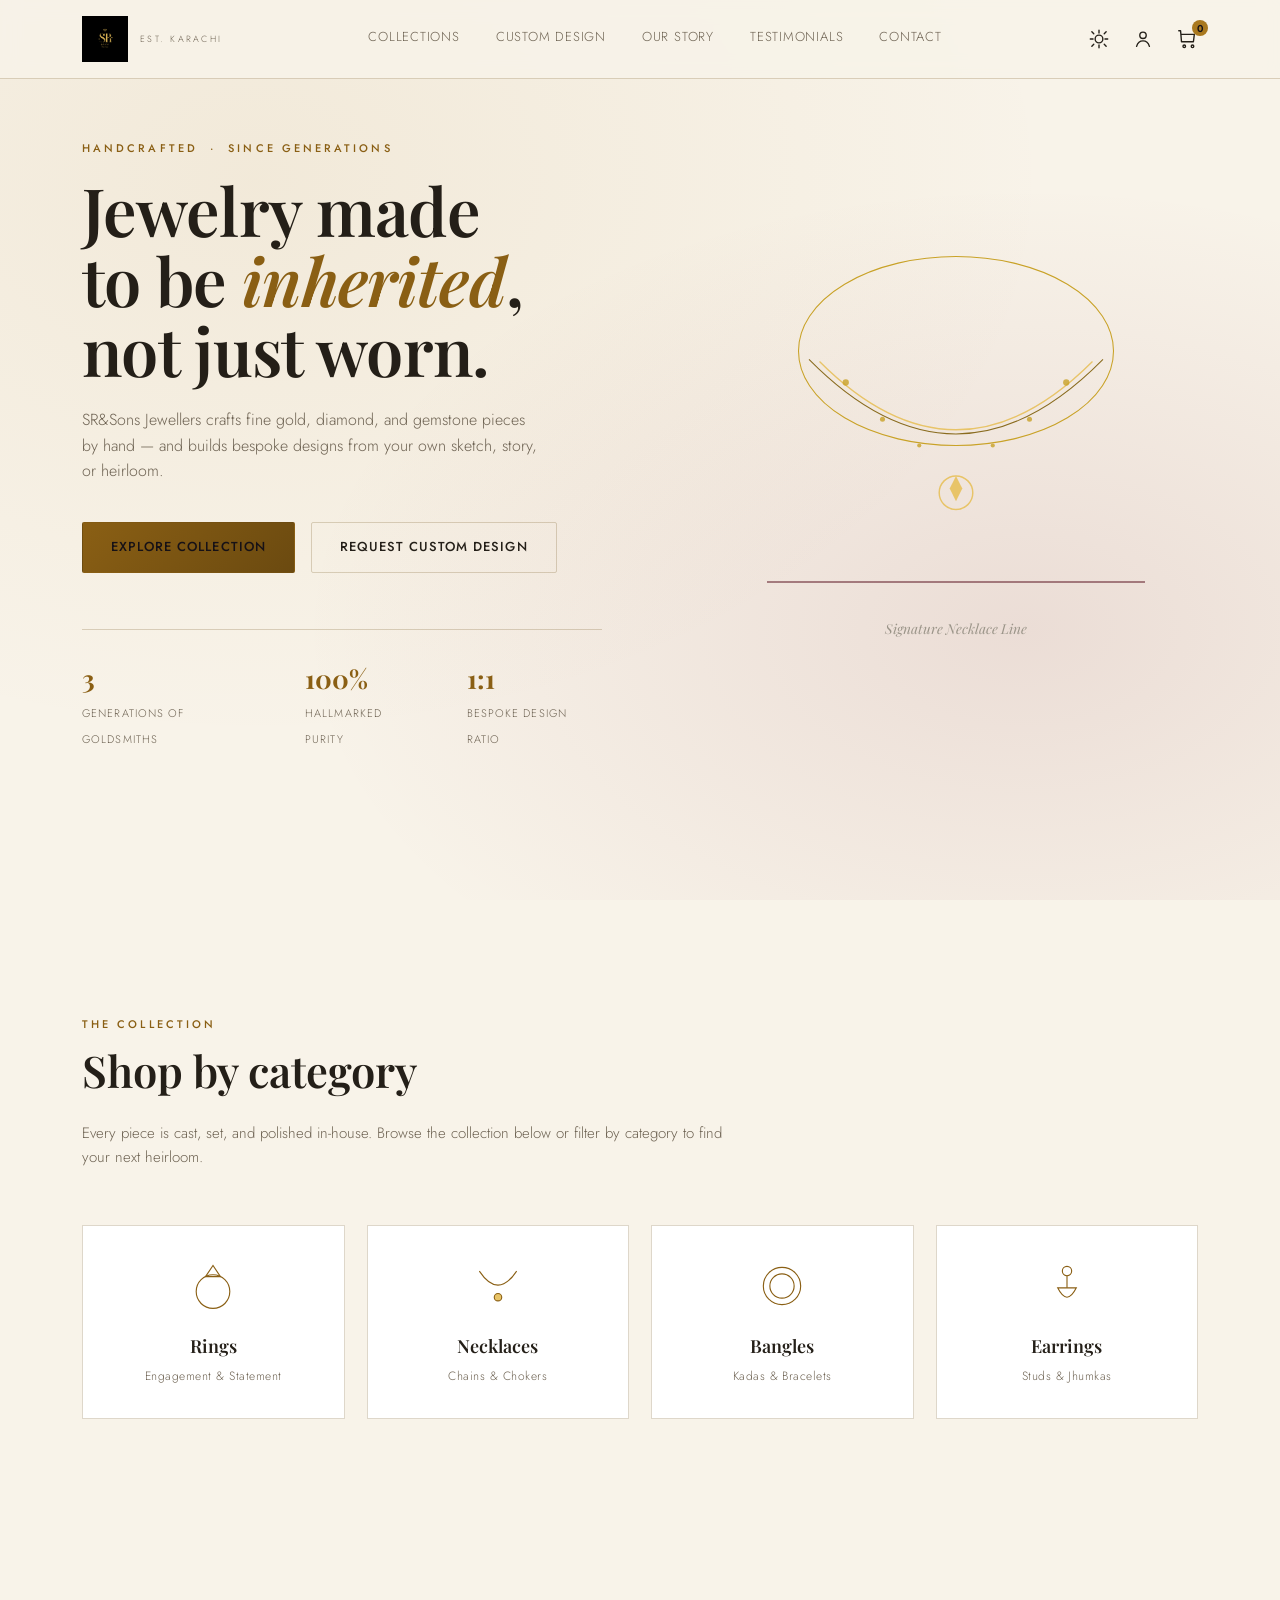
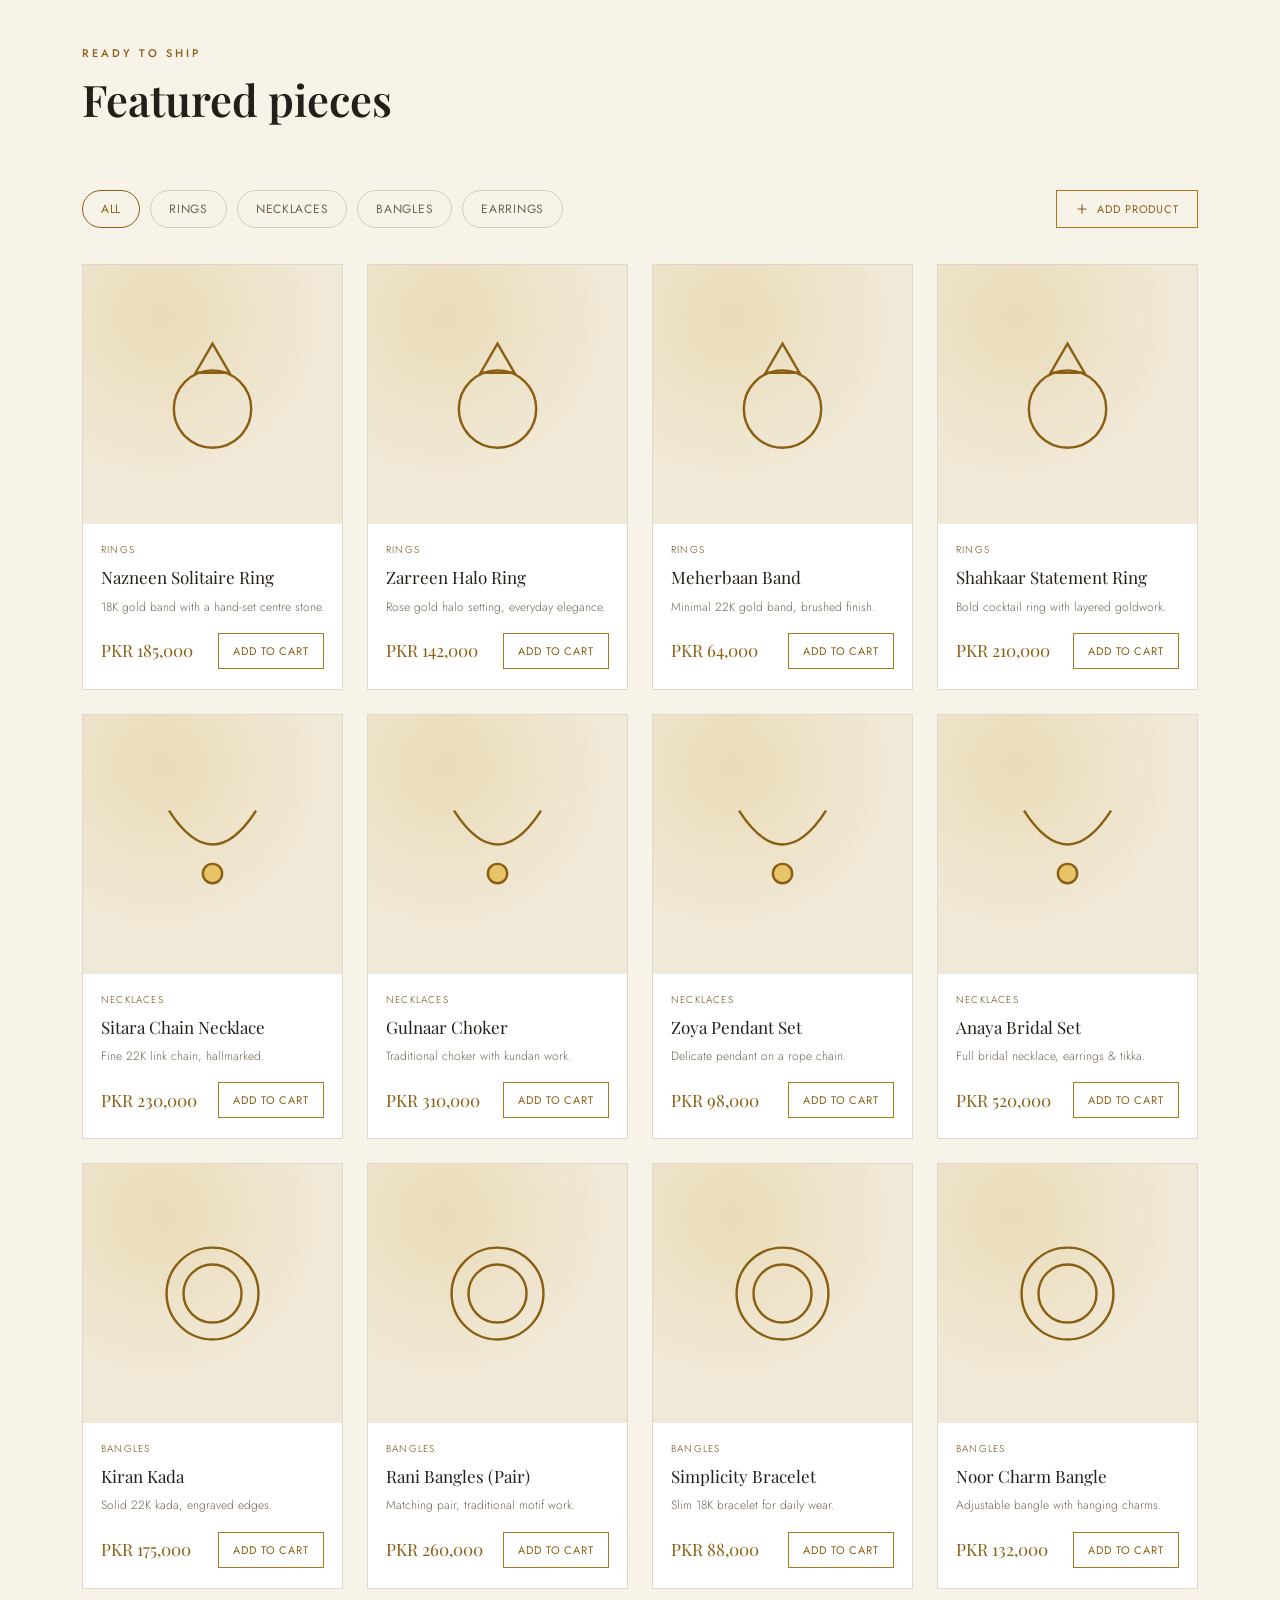
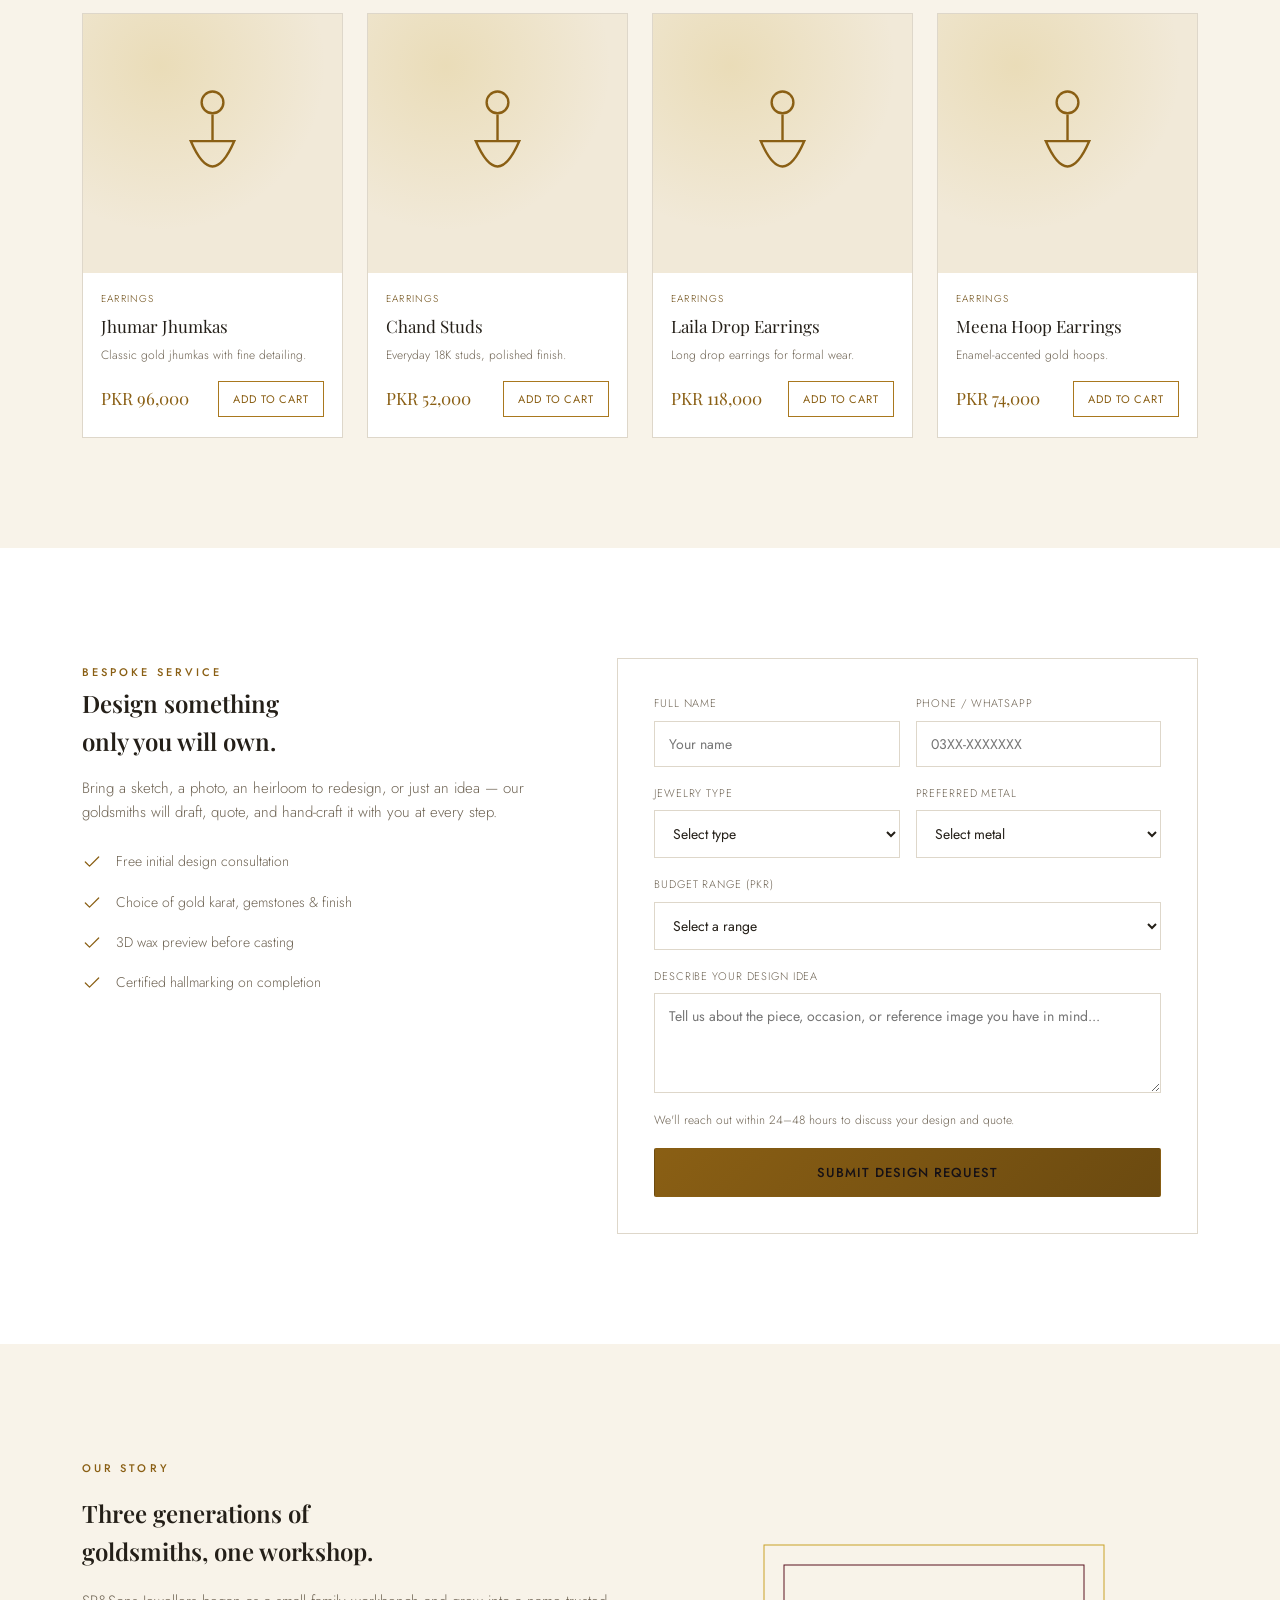
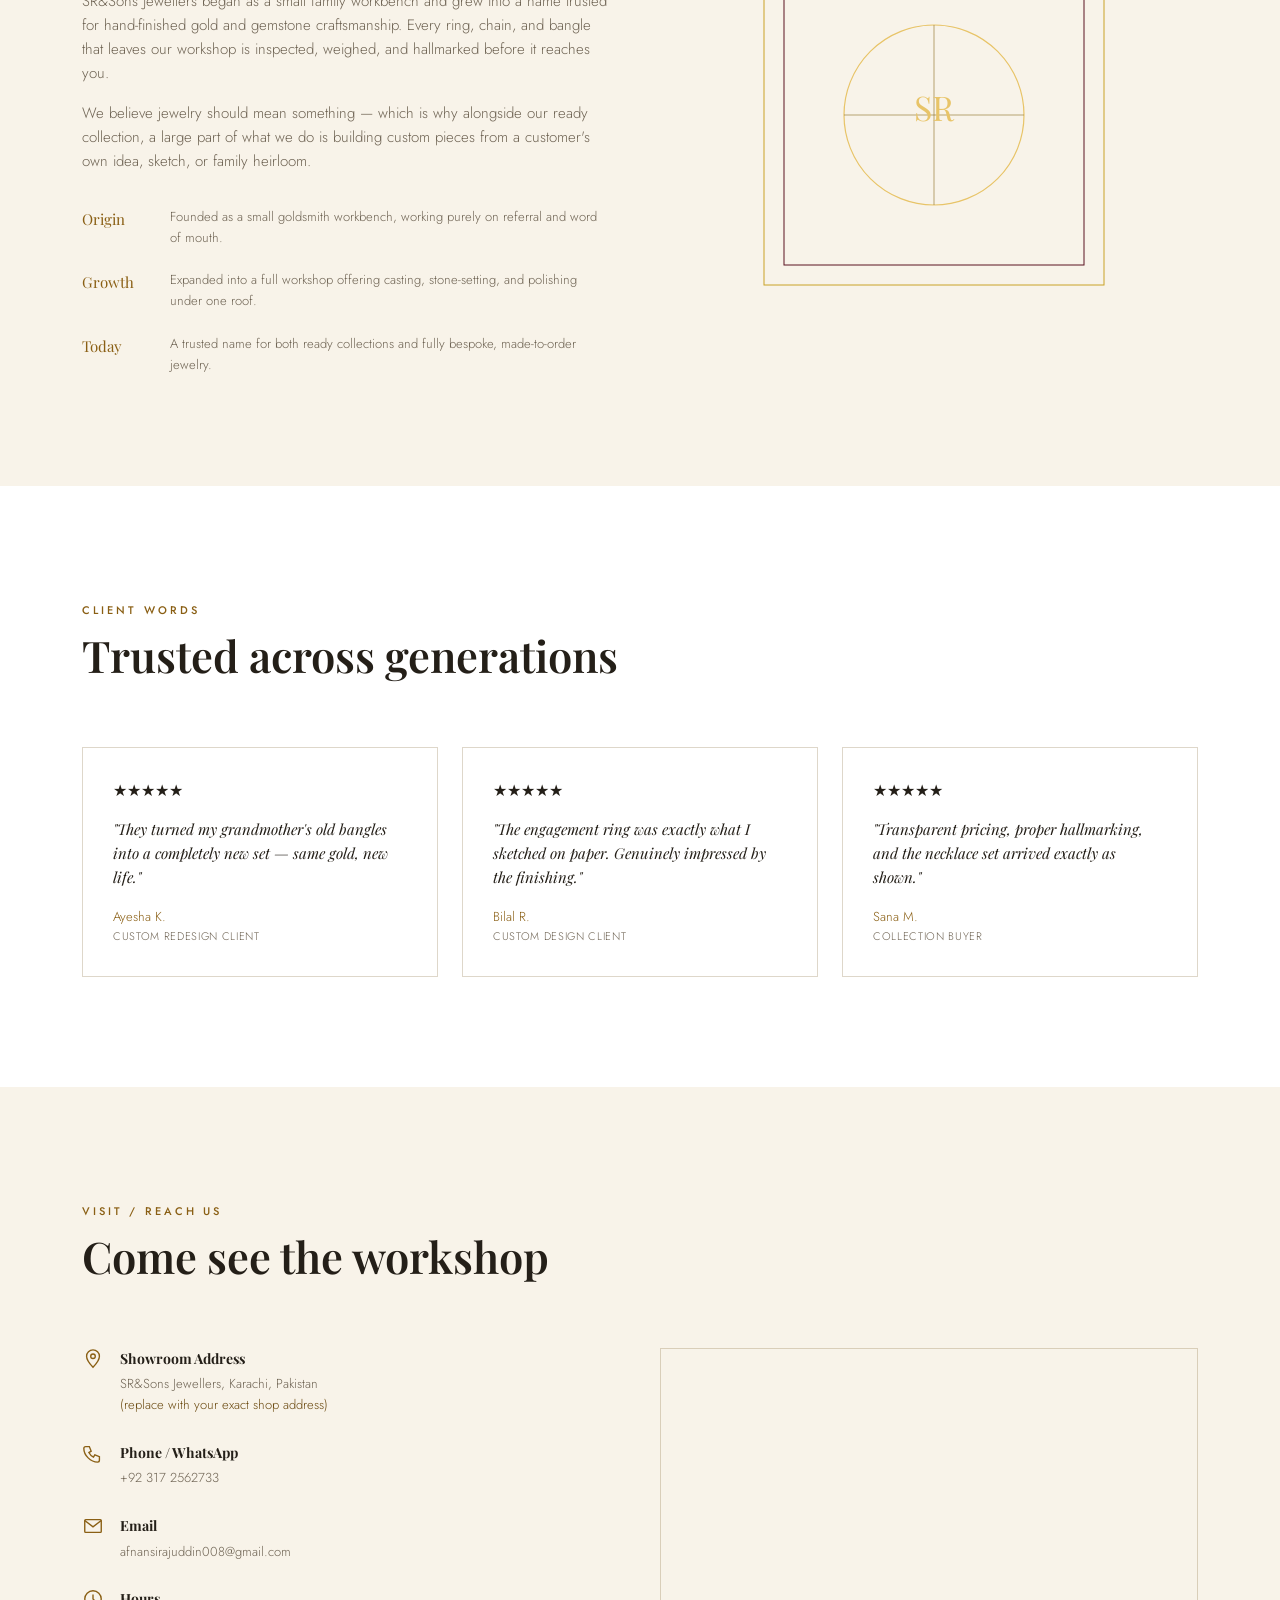
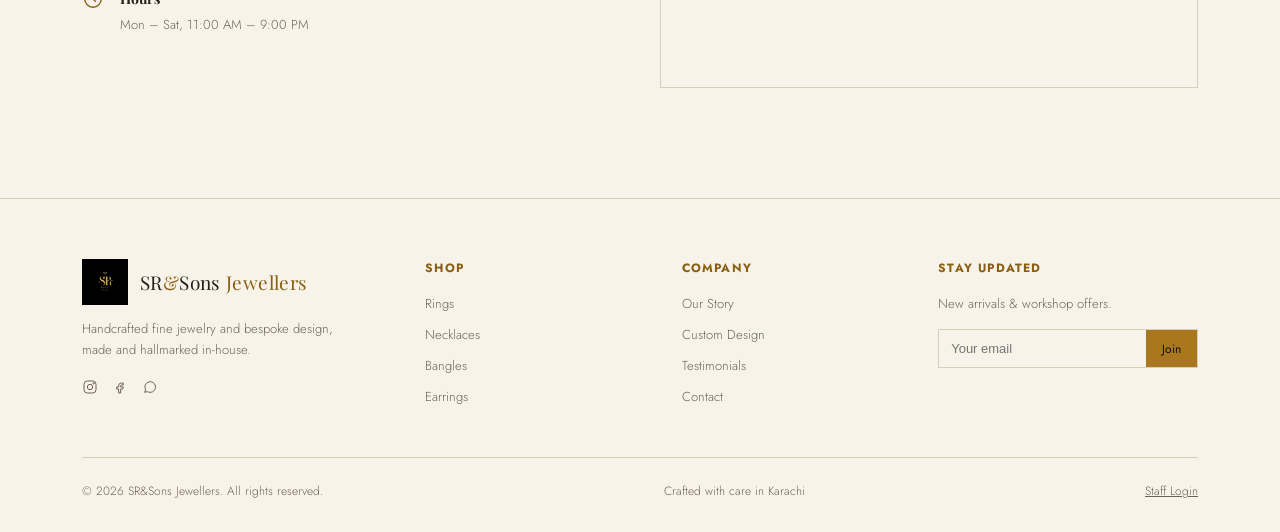
<file: index.html>
<!DOCTYPE html>
<html lang="en">
<head>
<meta charset="UTF-8">
<meta name="viewport" content="width=device-width, initial-scale=1.0">
<title>SR&Sons Jewellers — Fine Jewelry & Bespoke Design</title>
<link rel="icon" type="image/png" href="[data-uri]">
<style>
@import url('https://fonts.googleapis.com/css2?family=Playfair+Display:ital,wght@0,400;0,500;0,600;0,700;1,500&family=Jost:wght@300;400;500;600&display=swap');

:root{
  --bg:#0b0b0d;
  --bg-elev:#141116;
  --bg-card:#17141a;
  --gold:#c9a227;
  --gold-light:#e8c468;
  --gold-deep:#8a6c1f;
  --maroon:#5a1220;
  --ivory:#f3ecdd;
  --muted:#9a9488;
  --line:rgba(201,162,39,0.25);
  --header-bg:rgba(11,11,13,0.85);
  --field-bg:#0f0c11;
  --media-bg:#100d12;
  --wash-1:rgba(201,162,39,0.10);
  --wash-2:rgba(90,18,32,0.25);
  --map-filter:grayscale(0.3) contrast(1.05) invert(0.92);
  --serif:'Playfair Display', serif;
  --sans:'Jost', sans-serif;
  color-scheme:dark;
}
:root[data-theme="light"]{
  --bg:#f8f3e9;
  --bg-elev:#ffffff;
  --bg-card:#ffffff;
  --gold:#a9781e;
  --gold-light:#8a5f14;
  --gold-deep:#6b4a10;
  --maroon:#7a1c2d;
  --ivory:#241f18;
  --muted:#6e6353;
  --line:rgba(106,74,16,0.22);
  --header-bg:rgba(248,243,233,0.88);
  --field-bg:#ffffff;
  --media-bg:#f1e9d8;
  --wash-1:rgba(169,120,30,0.08);
  --wash-2:rgba(122,28,45,0.10);
  --map-filter:none;
  color-scheme:light;
}
*{box-sizing:border-box; margin:0; padding:0;}
html{scroll-behavior:smooth;}
body{
  background:var(--bg);
  color:var(--ivory);
  font-family:var(--sans);
  font-weight:300;
  line-height:1.6;
  overflow-x:hidden;
  transition:background 0.35s ease, color 0.35s ease;
}
a{color:inherit; text-decoration:none;}
img,svg{display:block;}
button{font-family:var(--sans); cursor:pointer;}
::selection{background:var(--gold-deep); color:var(--ivory);}

/* Focus visibility */
a:focus-visible, button:focus-visible, input:focus-visible, textarea:focus-visible, select:focus-visible{
  outline:1px solid var(--gold-light);
  outline-offset:3px;
}

@media (prefers-reduced-motion: reduce){
  *{animation-duration:0.01ms !important; transition-duration:0.01ms !important;}
}

.eyebrow{
  font-family:var(--sans);
  letter-spacing:0.28em;
  text-transform:uppercase;
  font-size:11px;
  color:var(--gold-light);
  font-weight:500;
}

.container{
  max-width:1180px;
  margin:0 auto;
  padding:0 32px;
}

h1,h2,h3{font-family:var(--serif); font-weight:600; color:var(--ivory);}

/* ---------- Hallmark signature mark (used as recurring motif) ---------- */
.hallmark{ display:inline-block; }
.hallmark svg{ width:100%; height:100%; }

/* corner hallmark tag used on cards/sections */
.corner-mark{
  position:absolute; top:10px; right:10px; width:30px; height:30px; opacity:0.85;
}

/* ---------- Header ---------- */
header{
  position:fixed; top:0; left:0; right:0; z-index:200;
  background:var(--header-bg);
  backdrop-filter:blur(10px);
  transition:background 0.35s ease;
  border-bottom:1px solid var(--line);
}
.nav-wrap{
  display:flex; align-items:center; justify-content:space-between;
  padding:16px 32px; max-width:1180px; margin:0 auto;
}
.brand{
  display:flex; align-items:center; gap:12px;
}
.brand .mark{ width:46px; height:46px; }
.brand-text{
  font-family:var(--serif); font-size:19px; letter-spacing:0.02em; color:var(--ivory);
}
.brand-text span{ color:var(--gold-light); }
.brand-sub{ display:block; font-family:var(--sans); font-size:9px; letter-spacing:0.25em; color:var(--muted); text-transform:uppercase; margin-top:2px;}

nav.links{ display:flex; gap:36px; }
nav.links a{
  font-size:13px; letter-spacing:0.06em; text-transform:uppercase; color:var(--muted);
  position:relative; padding-bottom:4px; transition:color 0.25s;
}
nav.links a:hover{ color:var(--gold-light); }
nav.links a::after{
  content:''; position:absolute; left:0; bottom:0; width:0; height:1px; background:var(--gold-light);
  transition:width 0.25s;
}
nav.links a:hover::after{ width:100%; }

.nav-actions{ display:flex; align-items:center; gap:22px; }
.icon-btn{
  background:none; border:none; color:var(--ivory); position:relative; display:flex; align-items:center;
}
.icon-btn svg{ width:22px; height:22px; stroke:var(--ivory); }
.cart-count{
  position:absolute; top:-8px; right:-10px; background:var(--gold); color:#141116;
  font-size:10px; font-weight:600; width:16px; height:16px; border-radius:50%;
  display:flex; align-items:center; justify-content:center;
}
.hamburger{ display:none; background:none; border:none; }
.hamburger svg{ width:26px; height:26px; stroke:var(--ivory); }

/* ---------- Hero ---------- */
.hero{
  position:relative; min-height:100vh; display:flex; align-items:center;
  padding-top:100px; overflow:hidden;
  background:
    radial-gradient(ellipse at 20% 20%, var(--wash-1), transparent 55%),
    radial-gradient(ellipse at 80% 70%, var(--wash-2), transparent 50%),
    var(--bg);
}
.hero-grid{
  display:grid; grid-template-columns:1.1fr 0.9fr; gap:40px; align-items:center;
  max-width:1180px; margin:0 auto; padding:0 32px; width:100%;
}
.hero .eyebrow{ margin-bottom:18px; display:block;}
.hero h1{
  font-size:clamp(40px,5.2vw,68px); line-height:1.05; letter-spacing:-0.01em;
}
.hero h1 em{ font-style:italic; color:var(--gold-light); }
.hero p.lede{
  margin-top:22px; max-width:460px; color:var(--muted); font-size:16px; font-weight:300;
}
.hero-ctas{ display:flex; gap:16px; margin-top:38px; flex-wrap:wrap; }

.btn{
  display:inline-flex; align-items:center; gap:10px;
  padding:14px 28px; font-size:13px; letter-spacing:0.08em; text-transform:uppercase;
  border-radius:2px; transition:all 0.3s; font-weight:500;
}
.btn-primary{
  background:linear-gradient(135deg, var(--gold-light), var(--gold-deep));
  color:#161116; border:1px solid transparent;
}
.btn-primary:hover{ filter:brightness(1.12); transform:translateY(-1px); }
.btn-ghost{
  border:1px solid var(--line); color:var(--ivory); background:transparent;
}
.btn-ghost:hover{ border-color:var(--gold-light); color:var(--gold-light); }

.hero-visual{ position:relative; height:460px; display:flex; align-items:center; justify-content:center; }
.hero-visual svg{ width:100%; max-width:420px; height:auto; }

.hero-stats{
  display:flex; gap:44px; margin-top:56px; padding-top:28px; border-top:1px solid var(--line);
  max-width:520px;
}
.hero-stats div strong{ display:block; font-family:var(--serif); font-size:26px; color:var(--gold-light); }
.hero-stats div span{ font-size:11px; letter-spacing:0.1em; text-transform:uppercase; color:var(--muted); }

/* ---------- Section shell ---------- */
section{ position:relative; padding:110px 0; }
.section-head{ max-width:640px; margin-bottom:56px; }
.section-head .eyebrow{ margin-bottom:14px; }
.section-head h2{ font-size:clamp(30px,3.4vw,44px); }
.section-head p{ color:var(--muted); margin-top:16px; font-size:15px; }
.divider{
  height:1px; background:linear-gradient(90deg, transparent, var(--gold), transparent);
  margin:0 auto; opacity:0.5;
}

/* ---------- Categories ---------- */
.cat-grid{
  display:grid; grid-template-columns:repeat(4,1fr); gap:22px;
}
.cat-card{
  background:var(--bg-card); border:1px solid var(--line); padding:32px 24px; text-align:center;
  position:relative; transition:transform 0.3s, border-color 0.3s; cursor:pointer;
}
.cat-card:hover{ transform:translateY(-6px); border-color:var(--gold); }
.cat-card .cat-icon{ width:56px; height:56px; margin:0 auto 18px; }
.cat-card .cat-icon svg{ width:100%; height:100%; stroke:var(--gold-light); fill:none; stroke-width:1.2; }
.cat-card h3{ font-size:18px; margin-bottom:6px; }
.cat-card p{ font-size:12px; color:var(--muted); letter-spacing:0.04em; }

/* ---------- Products ---------- */
.filter-bar{
  display:flex; gap:10px; margin-bottom:36px; flex-wrap:wrap;
}
.filter-chip{
  padding:9px 18px; font-size:12px; letter-spacing:0.06em; text-transform:uppercase;
  border:1px solid var(--line); background:transparent; color:var(--muted); border-radius:20px; transition:all 0.25s;
}
.filter-chip.active, .filter-chip:hover{ border-color:var(--gold-light); color:var(--gold-light); }

.product-grid{
  display:grid; grid-template-columns:repeat(4,1fr); gap:24px;
}
.product-card{
  background:var(--bg-card); border:1px solid var(--line); position:relative; overflow:hidden;
  display:flex; flex-direction:column; transition:border-color 0.3s, transform 0.3s;
}
.product-card:hover{ border-color:var(--gold); transform:translateY(-4px); }
.product-media{
  aspect-ratio:1/1; display:flex; align-items:center; justify-content:center; position:relative;
  background:radial-gradient(circle at 30% 20%, rgba(201,162,39,0.18), transparent 60%), var(--media-bg);
  overflow:hidden;
}
.product-media svg{ width:56%; height:56%; stroke:var(--gold-light); fill:none; stroke-width:1; }
.product-media img{ width:100%; height:100%; object-fit:cover; }
.product-remove{
  position:absolute; top:10px; right:10px; width:26px; height:26px; border-radius:50%;
  background:rgba(11,11,13,0.65); border:1px solid var(--line); color:var(--ivory);
  display:flex; align-items:center; justify-content:center; font-size:14px; line-height:1; z-index:2;
}
.product-remove:hover{ border-color:var(--maroon); color:var(--gold-light); }
.shop-toolbar{ display:flex; align-items:center; justify-content:space-between; gap:16px; flex-wrap:wrap; margin-bottom:36px; }
.shop-toolbar .filter-bar{ margin-bottom:0; }
.add-product-btn{
  background:transparent; border:1px solid var(--gold); color:var(--gold-light);
  font-size:11px; letter-spacing:0.08em; text-transform:uppercase; padding:10px 18px; display:inline-flex; align-items:center; gap:8px; white-space:nowrap;
}
.add-product-btn:hover{ background:var(--gold); color:#141116; }
.add-product-btn svg{ width:14px; height:14px; }
.upload-preview{
  width:100%; aspect-ratio:16/9; border:1px dashed var(--line); display:flex; align-items:center; justify-content:center;
  color:var(--muted); font-size:12px; overflow:hidden; background:var(--field-bg); margin-top:6px;
}
.upload-preview img{ width:100%; height:100%; object-fit:cover; }
.product-body{ padding:18px 18px 20px; display:flex; flex-direction:column; gap:6px; flex:1; }
.product-cat{ font-size:10px; letter-spacing:0.12em; text-transform:uppercase; color:var(--gold-deep); }
.product-name{ font-family:var(--serif); font-size:17px; }
.product-desc{ font-size:12px; color:var(--muted); flex:1; }
.product-foot{ display:flex; align-items:center; justify-content:space-between; margin-top:10px; }
.product-price{ font-family:var(--serif); font-size:17px; color:var(--gold-light); }
.add-btn{
  background:transparent; border:1px solid var(--gold); color:var(--gold-light);
  font-size:11px; letter-spacing:0.08em; text-transform:uppercase; padding:9px 14px; transition:all 0.25s;
}
.add-btn:hover{ background:var(--gold); color:#141116; }

/* ---------- Custom Design ---------- */
.custom-wrap{
  display:grid; grid-template-columns:0.9fr 1.1fr; gap:60px; align-items:start;
}
.custom-copy .eyebrow{ margin-bottom:14px; }
.custom-copy ul{ list-style:none; margin-top:26px; display:flex; flex-direction:column; gap:18px; }
.custom-copy li{ display:flex; gap:14px; font-size:14px; color:var(--muted); }
.custom-copy li svg{ width:20px; height:20px; stroke:var(--gold-light); flex-shrink:0; margin-top:2px; }

form.design-form{
  background:var(--bg-card); border:1px solid var(--line); padding:36px; display:flex; flex-direction:column; gap:18px;
}
.form-row{ display:grid; grid-template-columns:1fr 1fr; gap:16px; }
.field{ display:flex; flex-direction:column; gap:8px; }
.field label{ font-size:11px; letter-spacing:0.08em; text-transform:uppercase; color:var(--muted); }
.field input, .field select, .field textarea{
  background:var(--field-bg); border:1px solid var(--line); color:var(--ivory); padding:12px 14px; font-family:var(--sans); font-size:14px;
}
.field textarea{ resize:vertical; min-height:100px; }
.field input:focus, .field select:focus, .field textarea:focus{ border-color:var(--gold-light); outline:none; }
.form-note{ font-size:12px; color:var(--muted); }

/* ---------- About ---------- */
.about-wrap{ display:grid; grid-template-columns:1fr 1fr; gap:60px; align-items:center; }
.about-copy p{ color:var(--muted); font-size:15px; margin-bottom:16px; }
.timeline{ margin-top:34px; display:flex; flex-direction:column; gap:22px; }
.timeline-item{ display:flex; gap:18px; }
.timeline-year{ font-family:var(--serif); color:var(--gold-light); font-size:15px; width:70px; flex-shrink:0; }
.timeline-text{ font-size:13px; color:var(--muted); }
.about-visual{ position:relative; display:flex; align-items:center; justify-content:center; }
.about-visual svg{ width:100%; max-width:380px; }

/* ---------- Testimonials ---------- */
.testi-grid{ display:grid; grid-template-columns:repeat(3,1fr); gap:24px; }
.testi-card{ background:var(--bg-card); border:1px solid var(--line); padding:30px; position:relative; }
.testi-quote{ font-family:var(--serif); font-style:italic; font-size:15px; color:var(--ivory); margin-bottom:18px; }
.testi-name{ font-size:13px; color:var(--gold-light); }
.testi-role{ font-size:11px; color:var(--muted); text-transform:uppercase; letter-spacing:0.06em; }
.stars{ display:flex; gap:3px; margin-bottom:14px; }
.stars svg{ width:13px; height:13px; fill:var(--gold-light); stroke:none; }

/* ---------- Contact ---------- */
.contact-wrap{ display:grid; grid-template-columns:1fr 1fr; gap:40px; }
.contact-info{ display:flex; flex-direction:column; gap:26px; }
.contact-item{ display:flex; gap:16px; }
.contact-item svg{ width:22px; height:22px; stroke:var(--gold-light); flex-shrink:0; }
.contact-item h4{ font-size:14px; margin-bottom:4px; font-family:var(--serif); }
.contact-item p{ font-size:13px; color:var(--muted); }
.map-frame{ border:1px solid var(--line); overflow:hidden; height:340px; filter:var(--map-filter); }
.map-frame iframe{ width:100%; height:100%; border:0; }

/* ---------- Footer ---------- */
footer{ border-top:1px solid var(--line); padding:60px 0 30px; }
.footer-grid{ display:grid; grid-template-columns:1.4fr 1fr 1fr 1.2fr; gap:40px; margin-bottom:40px; }
.footer-brand p{ font-size:13px; color:var(--muted); margin-top:14px; max-width:260px; }
.footer-col h5{ font-size:12px; letter-spacing:0.1em; text-transform:uppercase; color:var(--gold-light); margin-bottom:16px; }
.footer-col a{ display:block; font-size:13px; color:var(--muted); margin-bottom:10px; transition:color 0.2s; }
.footer-col a:hover{ color:var(--gold-light); }
.newsletter{ display:flex; gap:0; border:1px solid var(--line); }
.newsletter input{ flex:1; background:transparent; border:0; padding:11px 12px; color:var(--ivory); font-size:13px; }
.newsletter button{ background:var(--gold); border:0; padding:0 16px; color:#141116; font-size:12px; }
.footer-bottom{ display:flex; justify-content:space-between; align-items:center; padding-top:24px; border-top:1px solid var(--line); font-size:12px; color:var(--muted); flex-wrap:wrap; gap:12px; }
.socials{ display:flex; gap:14px; }
.socials svg{ width:16px; height:16px; stroke:var(--muted); transition:stroke 0.2s; }
.socials a:hover svg{ stroke:var(--gold-light); }

/* ---------- Cart Drawer ---------- */
.overlay-bg{
  position:fixed; inset:0; background:rgba(0,0,0,0.6); z-index:300; opacity:0; pointer-events:none; transition:opacity 0.3s;
}
.overlay-bg.show{ opacity:1; pointer-events:auto; }

.drawer{
  position:fixed; top:0; right:0; height:100%; width:420px; max-width:92vw; background:var(--bg-elev);
  z-index:301; transform:translateX(100%); transition:transform 0.35s ease; display:flex; flex-direction:column;
  border-left:1px solid var(--line);
}
.drawer.open{ transform:translateX(0); }
.drawer-head{ display:flex; align-items:center; justify-content:space-between; padding:22px 26px; border-bottom:1px solid var(--line); }
.drawer-head h3{ font-size:18px; }
.drawer-close{ background:none; border:none; }
.drawer-close svg{ width:20px; height:20px; stroke:var(--ivory); }
.drawer-body{ flex:1; overflow-y:auto; padding:20px 26px; display:flex; flex-direction:column; gap:18px; }
.cart-item{ display:flex; gap:14px; padding-bottom:18px; border-bottom:1px solid var(--line); }
.cart-item-media{ width:64px; height:64px; background:var(--media-bg); display:flex; align-items:center; justify-content:center; flex-shrink:0; }
.cart-item-media svg{ width:60%; height:60%; stroke:var(--gold-light); fill:none; }
.cart-item-info{ flex:1; }
.cart-item-info .name{ font-family:var(--serif); font-size:14px; }
.cart-item-info .cat{ font-size:11px; color:var(--muted); text-transform:uppercase; letter-spacing:0.05em; margin:2px 0 8px;}
.qty-controls{ display:flex; align-items:center; gap:10px; }
.qty-controls button{ width:24px; height:24px; border:1px solid var(--line); background:none; color:var(--ivory); }
.cart-item-price{ font-family:var(--serif); color:var(--gold-light); font-size:13px; margin-left:auto; text-align:right; }
.remove-link{ font-size:11px; color:var(--muted); text-decoration:underline; margin-top:6px; display:inline-block; }
.drawer-foot{ padding:22px 26px; border-top:1px solid var(--line); }
.drawer-total{ display:flex; justify-content:space-between; font-family:var(--serif); font-size:18px; margin-bottom:16px; }
.drawer-total span:last-child{ color:var(--gold-light); }
.empty-cart{ text-align:center; padding:60px 20px; color:var(--muted); font-size:13px; }
.empty-cart svg{ width:48px; height:48px; stroke:var(--line); margin:0 auto 16px; }

/* ---------- Checkout Modal ---------- */
.modal{
  position:fixed; top:50%; left:50%; transform:translate(-50%,-46%); z-index:302; width:560px; max-width:92vw;
  max-height:86vh; overflow-y:auto; background:var(--bg-elev); border:1px solid var(--gold-deep); opacity:0; pointer-events:none;
  transition:opacity 0.3s, transform 0.3s;
}
.modal.open{ opacity:1; pointer-events:auto; transform:translate(-50%,-50%); }
.modal-head{ display:flex; justify-content:space-between; align-items:center; padding:24px 30px; border-bottom:1px solid var(--line); }
.modal-body{ padding:28px 30px; }
.order-summary-row{ display:flex; justify-content:space-between; font-size:13px; color:var(--muted); padding:8px 0; border-bottom:1px solid var(--line); }
.order-summary-row.total{ color:var(--ivory); font-family:var(--serif); font-size:16px; border-bottom:0; padding-top:14px; }
.order-summary-row.total span:last-child{ color:var(--gold-light); }

.confirm-box{ text-align:center; padding:20px 0; }
.confirm-box svg{ width:60px; height:60px; stroke:var(--gold-light); margin:0 auto 20px; }
.confirm-box h3{ margin-bottom:10px; }
.confirm-box p{ color:var(--muted); font-size:14px; margin-bottom:6px; }
.order-id{ font-family:var(--serif); color:var(--gold-light); font-size:20px; margin:16px 0; }

/* ---------- Customer Portal ---------- */
.modal.wide{ width:680px; }
.portal-intro{ font-size:13px; color:var(--muted); margin-bottom:20px; }
.portal-tabs{ display:flex; gap:8px; margin-bottom:22px; border-bottom:1px solid var(--line); }
.portal-tab{
  background:none; border:none; padding:10px 4px; margin-right:20px; font-size:12px; letter-spacing:0.06em;
  text-transform:uppercase; color:var(--muted); border-bottom:2px solid transparent; margin-bottom:-1px;
}
.portal-tab.active{ color:var(--gold-light); border-color:var(--gold-light); }
.portal-pane{ display:none; }
.portal-pane.active{ display:block; }
.lookup-row{ display:flex; gap:12px; align-items:flex-end; margin-bottom:22px; flex-wrap:wrap; }
.lookup-row .field{ flex:1; min-width:180px; }
.portal-empty{ text-align:center; padding:30px 10px; color:var(--muted); font-size:13px; }
.order-card, .ticket-card{
  background:var(--bg-card); border:1px solid var(--line); padding:16px 18px; margin-bottom:14px;
}
.order-card-head, .ticket-card-head{ display:flex; justify-content:space-between; align-items:center; gap:10px; margin-bottom:8px; flex-wrap:wrap; }
.order-card-head .oid, .ticket-card-head .oid{ font-family:var(--serif); color:var(--gold-light); font-size:15px; }
.order-card-meta, .ticket-card-meta{ font-size:12px; color:var(--muted); margin-bottom:6px; }
.order-items-mini{ font-size:12px; color:var(--muted); }
.status-badge{
  font-size:10px; letter-spacing:0.06em; text-transform:uppercase; padding:4px 10px; border:1px solid var(--line); border-radius:20px;
}
.status-badge.processing{ color:var(--gold-light); border-color:var(--gold); }
.status-badge.completed{ color:#7dbf7d; border-color:#7dbf7d; }
.status-badge.received{ color:var(--gold-light); border-color:var(--gold); }
.status-badge.in-progress{ color:#6ea8d8; border-color:#6ea8d8; }
.status-badge.resolved{ color:#7dbf7d; border-color:#7dbf7d; }
.new-ticket-btn{
  background:transparent; border:1px solid var(--gold); color:var(--gold-light);
  font-size:11px; letter-spacing:0.08em; text-transform:uppercase; padding:9px 16px; margin-bottom:20px;
}
.new-ticket-btn:hover{ background:var(--gold); color:#141116; }
#pane-account .form-row{ margin-bottom:0; }

.toast{
  position:fixed; bottom:30px; left:50%; transform:translateX(-50%) translateY(30px); z-index:400;
  background:var(--bg-elev); border:1px solid var(--gold); padding:14px 26px; font-size:13px; opacity:0; transition:all 0.35s; pointer-events:none;
}
.toast.show{ opacity:1; transform:translateX(-50%) translateY(0); }

/* Mobile */
@media (max-width:900px){
  nav.links, .nav-actions .icon-btn.search-only{ display:none; }
  .hamburger{ display:block; }
  .hero-grid{ grid-template-columns:1fr; }
  .hero-visual{ height:280px; order:-1; }
  .cat-grid, .product-grid{ grid-template-columns:repeat(2,1fr); }
  .custom-wrap, .about-wrap, .contact-wrap{ grid-template-columns:1fr; }
  .testi-grid{ grid-template-columns:1fr; }
  .footer-grid{ grid-template-columns:1fr 1fr; }
  .form-row{ grid-template-columns:1fr; }
  .drawer{ width:100%; }
}
@media (max-width:520px){
  .cat-grid, .product-grid{ grid-template-columns:1fr; }
  .footer-grid{ grid-template-columns:1fr; }
  .hero-stats{ gap:26px; flex-wrap:wrap; }
}
</style>
</head>
<body>

<!-- ============ HEADER ============ -->
<header>
  <div class="nav-wrap">
    <div class="brand">
      <div class="mark hallmark">
        <img src="[data-uri]" alt="SR&Sons Jewellers logo" style="width:100%; height:100%; object-fit:contain;">
      </div>
      <span class="brand-sub" style="display:block; margin-top:0;">Est. Karachi</span>
    </div>
    <nav class="links">
      <a href="#collections">Collections</a>
      <a href="#custom">Custom Design</a>
      <a href="#about">Our Story</a>
      <a href="#testimonials">Testimonials</a>
      <a href="#contact">Contact</a>
    </nav>
    <div class="nav-actions">
      <button class="icon-btn" id="themeToggle" onclick="toggleTheme()" aria-label="Switch to light mode">
        <svg id="iconMoon" viewBox="0 0 24 24" fill="none" stroke-width="1.5"><path d="M21 12.79A9 9 0 1 1 11.21 3 7 7 0 0 0 21 12.79Z" stroke-linecap="round" stroke-linejoin="round"/></svg>
        <svg id="iconSun" viewBox="0 0 24 24" fill="none" stroke-width="1.5" style="display:none;"><circle cx="12" cy="12" r="4.2"/><path d="M12 2.5v3M12 18.5v3M4.2 4.2l2.1 2.1M17.7 17.7l2.1 2.1M2.5 12h3M18.5 12h3M4.2 19.8l2.1-2.1M17.7 6.3l2.1-2.1" stroke-linecap="round"/></svg>
      </button>
      <button class="icon-btn" onclick="openPortal()" aria-label="Customer portal — after-sales service">
        <svg viewBox="0 0 24 24" fill="none" stroke-width="1.5"><circle cx="12" cy="8" r="3.5"/><path d="M5 20c1.2-4 4.2-6 7-6s5.8 2 7 6" stroke-linecap="round" stroke-linejoin="round"/></svg>
      </button>
      <button class="icon-btn" onclick="openCart()" aria-label="Open cart">
        <svg viewBox="0 0 24 24" fill="none" stroke-width="1.5"><path d="M3 3h2l1 12h13l1-8H6" stroke-linecap="round" stroke-linejoin="round"/><circle cx="9" cy="20" r="1.4"/><circle cx="18" cy="20" r="1.4"/></svg>
        <span class="cart-count" id="cartCount">0</span>
      </button>
      <button class="hamburger" onclick="toggleMobileNav()" aria-label="Menu">
        <svg viewBox="0 0 24 24" fill="none" stroke-width="1.5"><path d="M4 7h16M4 12h16M4 17h16" stroke-linecap="round"/></svg>
      </button>
    </div>
  </div>
  <nav id="mobileNav" style="display:none; flex-direction:column; padding:0 32px 20px; gap:16px; border-top:1px solid var(--line);">
    <a href="#collections" onclick="toggleMobileNav()" style="padding-top:16px; font-size:13px; letter-spacing:0.06em; text-transform:uppercase; color:var(--muted);">Collections</a>
    <a href="#custom" onclick="toggleMobileNav()" style="font-size:13px; letter-spacing:0.06em; text-transform:uppercase; color:var(--muted);">Custom Design</a>
    <a href="#about" onclick="toggleMobileNav()" style="font-size:13px; letter-spacing:0.06em; text-transform:uppercase; color:var(--muted);">Our Story</a>
    <a href="#testimonials" onclick="toggleMobileNav()" style="font-size:13px; letter-spacing:0.06em; text-transform:uppercase; color:var(--muted);">Testimonials</a>
    <a href="#contact" onclick="toggleMobileNav()" style="font-size:13px; letter-spacing:0.06em; text-transform:uppercase; color:var(--muted);">Contact</a>
    <a href="javascript:void(0)" onclick="toggleMobileNav(); openPortal();" style="font-size:13px; letter-spacing:0.06em; text-transform:uppercase; color:var(--muted);">Customer Portal</a>
  </nav>
</header>

<!-- ============ HERO ============ -->
<section class="hero">
  <div class="hero-grid">
    <div>
      <span class="eyebrow">Handcrafted &nbsp;·&nbsp; Since Generations</span>
      <h1>Jewelry made<br>to be <em>inherited</em>,<br>not just worn.</h1>
      <p class="lede">SR&amp;Sons Jewellers crafts fine gold, diamond, and gemstone pieces by hand — and builds bespoke designs from your own sketch, story, or heirloom.</p>
      <div class="hero-ctas">
        <a href="#collections" class="btn btn-primary">Explore Collection</a>
        <a href="#custom" class="btn btn-ghost">Request Custom Design</a>
      </div>
      <div class="hero-stats">
        <div><strong>3</strong><span>Generations of Goldsmiths</span></div>
        <div><strong>100%</strong><span>Hallmarked Purity</span></div>
        <div><strong>1:1</strong><span>Bespoke Design Ratio</span></div>
      </div>
    </div>
    <div class="hero-visual">
      <svg viewBox="0 0 400 420" fill="none">
        <ellipse cx="200" cy="120" rx="150" ry="90" stroke="#c9a227" stroke-width="1"/>
        <path d="M70 130 Q200 260 330 130" stroke="#e8c468" stroke-width="1.3"/>
        <path d="M60 128 Q200 270 340 128" stroke="#8a6c1f" stroke-width="1"/>
        <circle cx="200" cy="255" r="16" stroke="#e8c468" stroke-width="1.4"/>
        <path d="M200 239 L206 251 L200 263 L194 251 Z" fill="#e8c468"/>
        <g opacity="0.8">
          <circle cx="95" cy="150" r="3" fill="#c9a227"/>
          <circle cx="130" cy="185" r="2.4" fill="#c9a227"/>
          <circle cx="165" cy="210" r="2" fill="#c9a227"/>
          <circle cx="235" cy="210" r="2" fill="#c9a227"/>
          <circle cx="270" cy="185" r="2.4" fill="#c9a227"/>
          <circle cx="305" cy="150" r="3" fill="#c9a227"/>
        </g>
        <path d="M20 340 L380 340" stroke="#5a1220" stroke-width="1"/>
        <text x="200" y="390" text-anchor="middle" font-family="Playfair Display" font-style="italic" font-size="13" fill="#9a9488">Signature Necklace Line</text>
      </svg>
    </div>
  </div>
</section>

<!-- ============ CATEGORIES ============ -->
<section id="collections">
  <div class="container">
    <div class="section-head">
      <span class="eyebrow">The Collection</span>
      <h2>Shop by category</h2>
      <p>Every piece is cast, set, and polished in-house. Browse the collection below or filter by category to find your next heirloom.</p>
    </div>
    <div class="cat-grid">
      <div class="cat-card" onclick="filterAndScroll('Rings')">
        <div class="cat-icon"><svg viewBox="0 0 60 60"><circle cx="30" cy="36" r="18"/><path d="M22 20 L30 8 L38 20 Z"/></svg></div>
        <h3>Rings</h3>
        <p>Engagement &amp; Statement</p>
      </div>
      <div class="cat-card" onclick="filterAndScroll('Necklaces')">
        <div class="cat-icon"><svg viewBox="0 0 60 60"><path d="M10 14 Q30 44 50 14"/><circle cx="30" cy="42" r="4" fill="#e8c468"/></svg></div>
        <h3>Necklaces</h3>
        <p>Chains &amp; Chokers</p>
      </div>
      <div class="cat-card" onclick="filterAndScroll('Bangles')">
        <div class="cat-icon"><svg viewBox="0 0 60 60"><circle cx="30" cy="30" r="20"/><circle cx="30" cy="30" r="13"/></svg></div>
        <h3>Bangles</h3>
        <p>Kadas &amp; Bracelets</p>
      </div>
      <div class="cat-card" onclick="filterAndScroll('Earrings')">
        <div class="cat-icon"><svg viewBox="0 0 60 60"><circle cx="30" cy="14" r="5"/><path d="M30 19 L30 32"/><path d="M20 32 Q30 52 40 32 Z"/></svg></div>
        <h3>Earrings</h3>
        <p>Studs &amp; Jhumkas</p>
      </div>
    </div>
  </div>
</section>

<!-- ============ PRODUCTS ============ -->
<section id="shop">
  <div class="container">
    <div class="section-head">
      <span class="eyebrow">Ready to Ship</span>
      <h2>Featured pieces</h2>
    </div>
    <div class="shop-toolbar">
      <div class="filter-bar" id="filterBar">
        <button class="filter-chip active" data-cat="All" onclick="setFilter('All')">All</button>
        <button class="filter-chip" data-cat="Rings" onclick="setFilter('Rings')">Rings</button>
        <button class="filter-chip" data-cat="Necklaces" onclick="setFilter('Necklaces')">Necklaces</button>
        <button class="filter-chip" data-cat="Bangles" onclick="setFilter('Bangles')">Bangles</button>
        <button class="filter-chip" data-cat="Earrings" onclick="setFilter('Earrings')">Earrings</button>
      </div>
      <button class="add-product-btn" onclick="openProductModal()">
        <svg viewBox="0 0 24 24" fill="none" stroke="currentColor" stroke-width="2"><path d="M12 5v14M5 12h14" stroke-linecap="round"/></svg>
        Add Product
      </button>
    </div>
    <div class="product-grid" id="productGrid"></div>
  </div>
</section>

<!-- ============ CUSTOM DESIGN ============ -->
<section id="custom" style="background:var(--bg-elev);">
  <div class="container">
    <div class="custom-wrap">
      <div class="custom-copy">
        <span class="eyebrow">Bespoke Service</span>
        <h2>Design something<br>only you will own.</h2>
        <p style="color:var(--muted); margin-top:16px; font-size:15px;">Bring a sketch, a photo, an heirloom to redesign, or just an idea — our goldsmiths will draft, quote, and hand-craft it with you at every step.</p>
        <ul>
          <li><svg viewBox="0 0 24 24" fill="none" stroke-width="1.5"><path d="M4 12l5 5L20 6" stroke-linecap="round" stroke-linejoin="round"/></svg> Free initial design consultation</li>
          <li><svg viewBox="0 0 24 24" fill="none" stroke-width="1.5"><path d="M4 12l5 5L20 6" stroke-linecap="round" stroke-linejoin="round"/></svg> Choice of gold karat, gemstones &amp; finish</li>
          <li><svg viewBox="0 0 24 24" fill="none" stroke-width="1.5"><path d="M4 12l5 5L20 6" stroke-linecap="round" stroke-linejoin="round"/></svg> 3D wax preview before casting</li>
          <li><svg viewBox="0 0 24 24" fill="none" stroke-width="1.5"><path d="M4 12l5 5L20 6" stroke-linecap="round" stroke-linejoin="round"/></svg> Certified hallmarking on completion</li>
        </ul>
      </div>
      <form class="design-form" onsubmit="submitDesignForm(event)">
        <div class="form-row">
          <div class="field">
            <label for="cf-name">Full name</label>
            <input id="cf-name" type="text" required placeholder="Your name">
          </div>
          <div class="field">
            <label for="cf-contact">Phone / WhatsApp</label>
            <input id="cf-contact" type="text" required placeholder="03XX-XXXXXXX">
          </div>
        </div>
        <div class="form-row">
          <div class="field">
            <label for="cf-type">Jewelry type</label>
            <select id="cf-type" required>
              <option value="">Select type</option>
              <option>Ring</option>
              <option>Necklace</option>
              <option>Bangle / Bracelet</option>
              <option>Earrings</option>
              <option>Full Set</option>
              <option>Other</option>
            </select>
          </div>
          <div class="field">
            <label for="cf-metal">Preferred metal</label>
            <select id="cf-metal" required>
              <option value="">Select metal</option>
              <option>Gold – 18K</option>
              <option>Gold – 21K</option>
              <option>Gold – 22K</option>
              <option>Platinum</option>
              <option>Silver</option>
            </select>
          </div>
        </div>
        <div class="field">
          <label for="cf-budget">Budget range (PKR)</label>
          <select id="cf-budget">
            <option value="">Select a range</option>
            <option>Under 50,000</option>
            <option>50,000 – 150,000</option>
            <option>150,000 – 400,000</option>
            <option>400,000+</option>
          </select>
        </div>
        <div class="field">
          <label for="cf-desc">Describe your design idea</label>
          <textarea id="cf-desc" required placeholder="Tell us about the piece, occasion, or reference image you have in mind..."></textarea>
        </div>
        <p class="form-note">We'll reach out within 24–48 hours to discuss your design and quote.</p>
        <button type="submit" class="btn btn-primary" style="width:100%; justify-content:center;">Submit Design Request</button>
      </form>
    </div>
  </div>
</section>

<!-- ============ ABOUT ============ -->
<section id="about">
  <div class="container">
    <div class="about-wrap">
      <div class="about-copy">
        <span class="eyebrow">Our Story</span>
        <h2 style="margin:14px 0 18px;">Three generations of<br>goldsmiths, one workshop.</h2>
        <p>SR&amp;Sons Jewellers began as a small family workbench and grew into a name trusted for hand-finished gold and gemstone craftsmanship. Every ring, chain, and bangle that leaves our workshop is inspected, weighed, and hallmarked before it reaches you.</p>
        <p>We believe jewelry should mean something — which is why alongside our ready collection, a large part of what we do is building custom pieces from a customer's own idea, sketch, or family heirloom.</p>
        <div class="timeline">
          <div class="timeline-item">
            <div class="timeline-year">Origin</div>
            <div class="timeline-text">Founded as a small goldsmith workbench, working purely on referral and word of mouth.</div>
          </div>
          <div class="timeline-item">
            <div class="timeline-year">Growth</div>
            <div class="timeline-text">Expanded into a full workshop offering casting, stone-setting, and polishing under one roof.</div>
          </div>
          <div class="timeline-item">
            <div class="timeline-year">Today</div>
            <div class="timeline-text">A trusted name for both ready collections and fully bespoke, made-to-order jewelry.</div>
          </div>
        </div>
      </div>
      <div class="about-visual">
        <svg viewBox="0 0 380 380" fill="none">
          <rect x="20" y="20" width="340" height="340" stroke="#c9a227" stroke-width="1"/>
          <rect x="40" y="40" width="300" height="300" stroke="#5a1220" stroke-width="1"/>
          <circle cx="190" cy="190" r="90" stroke="#e8c468" stroke-width="1.2"/>
          <path d="M190 100 L190 280 M100 190 L280 190" stroke="#8a6c1f" stroke-width="0.6"/>
          <text x="190" y="196" text-anchor="middle" font-family="Playfair Display" font-size="34" fill="#e8c468">SR</text>
        </svg>
      </div>
    </div>
  </div>
</section>

<!-- ============ TESTIMONIALS ============ -->
<section id="testimonials" style="background:var(--bg-elev);">
  <div class="container">
    <div class="section-head">
      <span class="eyebrow">Client Words</span>
      <h2>Trusted across generations</h2>
    </div>
    <div class="testi-grid">
      <div class="testi-card">
        <div class="stars">★★★★★</div>
        <p class="testi-quote">"They turned my grandmother's old bangles into a completely new set — same gold, new life."</p>
        <div class="testi-name">Ayesha K.</div>
        <div class="testi-role">Custom Redesign Client</div>
      </div>
      <div class="testi-card">
        <div class="stars">★★★★★</div>
        <p class="testi-quote">"The engagement ring was exactly what I sketched on paper. Genuinely impressed by the finishing."</p>
        <div class="testi-name">Bilal R.</div>
        <div class="testi-role">Custom Design Client</div>
      </div>
      <div class="testi-card">
        <div class="stars">★★★★★</div>
        <p class="testi-quote">"Transparent pricing, proper hallmarking, and the necklace set arrived exactly as shown."</p>
        <div class="testi-name">Sana M.</div>
        <div class="testi-role">Collection Buyer</div>
      </div>
    </div>
  </div>
</section>

<!-- ============ CONTACT ============ -->
<section id="contact">
  <div class="container">
    <div class="section-head">
      <span class="eyebrow">Visit / Reach Us</span>
      <h2>Come see the workshop</h2>
    </div>
    <div class="contact-wrap">
      <div class="contact-info">
        <div class="contact-item">
          <svg viewBox="0 0 24 24" fill="none" stroke-width="1.5"><path d="M12 21s7-7.2 7-12a7 7 0 10-14 0c0 4.8 7 12 7 12z"/><circle cx="12" cy="9" r="2.5"/></svg>
          <div><h4>Showroom Address</h4><p>SR&amp;Sons Jewellers, Karachi, Pakistan<br><em style="color:var(--gold-deep); font-style:normal;">(replace with your exact shop address)</em></p></div>
        </div>
        <div class="contact-item">
          <svg viewBox="0 0 24 24" fill="none" stroke-width="1.5"><path d="M4 5h4l2 5-2.5 1.5a11 11 0 005 5L14 14l5 2v4a2 2 0 01-2 2C9.5 22 2 14.5 2 7a2 2 0 012-2z"/></svg>
          <div><h4>Phone / WhatsApp</h4><p><a href="tel:+923172562733" style="color:var(--muted);">+92 317 2562733</a></p></div>
        </div>
        <div class="contact-item">
          <svg viewBox="0 0 24 24" fill="none" stroke-width="1.5"><rect x="3" y="5" width="18" height="14" rx="1"/><path d="M3 6l9 7 9-7"/></svg>
          <div><h4>Email</h4><p><a href="mailto:afnansirajuddin008@gmail.com" style="color:var(--muted);">afnansirajuddin008@gmail.com</a></p></div>
        </div>
        <div class="contact-item">
          <svg viewBox="0 0 24 24" fill="none" stroke-width="1.5"><circle cx="12" cy="12" r="9"/><path d="M12 7v5l3 3"/></svg>
          <div><h4>Hours</h4><p>Mon – Sat, 11:00 AM – 9:00 PM</p></div>
        </div>
      </div>
      <div class="map-frame">
        <iframe src="https://www.google.com/maps?q=Karachi,Pakistan&output=embed" loading="lazy" title="Store location map"></iframe>
      </div>
    </div>
  </div>
</section>

<!-- ============ FOOTER ============ -->
<footer>
  <div class="container">
    <div class="footer-grid">
      <div class="footer-brand">
        <div class="brand">
          <div class="mark hallmark"><img src="[data-uri]" alt="SR&Sons Jewellers logo" style="width:100%; height:100%; object-fit:contain;"></div>
          <div class="brand-text">SR<span>&</span>Sons <span>Jewellers</span></div>
        </div>
        <p>Handcrafted fine jewelry and bespoke design, made and hallmarked in-house.</p>
        <div class="socials" style="margin-top:18px;">
          <a href="#" aria-label="Instagram"><svg viewBox="0 0 24 24" fill="none" stroke-width="1.5"><rect x="3" y="3" width="18" height="18" rx="5"/><circle cx="12" cy="12" r="4"/><circle cx="17.5" cy="6.5" r="1"/></svg></a>
          <a href="#" aria-label="Facebook"><svg viewBox="0 0 24 24" fill="none" stroke-width="1.5"><path d="M14 9h3V6h-3a4 4 0 00-4 4v2H7v3h3v6h3v-6h3l1-3h-4v-2a1 1 0 011-1z"/></svg></a>
          <a href="https://wa.me/923172562733" target="_blank" rel="noopener" aria-label="WhatsApp"><svg viewBox="0 0 24 24" fill="none" stroke-width="1.5"><path d="M4 20l1.4-4A8 8 0 1112 20a8 8 0 01-4-1.1z"/></svg></a>
        </div>
      </div>
      <div class="footer-col">
        <h5>Shop</h5>
        <a href="#collections">Rings</a>
        <a href="#collections">Necklaces</a>
        <a href="#collections">Bangles</a>
        <a href="#collections">Earrings</a>
      </div>
      <div class="footer-col">
        <h5>Company</h5>
        <a href="#about">Our Story</a>
        <a href="#custom">Custom Design</a>
        <a href="#testimonials">Testimonials</a>
        <a href="#contact">Contact</a>
      </div>
      <div class="footer-col">
        <h5>Stay Updated</h5>
        <p style="font-size:13px; color:var(--muted); margin-bottom:14px;">New arrivals &amp; workshop offers.</p>
        <div class="newsletter">
          <input type="email" placeholder="Your email">
          <button onclick="showToast('Subscribed! Watch your inbox.')">Join</button>
        </div>
      </div>
    </div>
    <div class="footer-bottom">
      <span>© <span id="year"></span> SR&Sons Jewellers. All rights reserved.</span>
      <span>Crafted with care in Karachi</span>
      <span><a href="javascript:void(0)" id="adminLink" onclick="handleAdminLinkClick()" style="text-decoration:underline;">Staff Login</a></span>
    </div>
  </div>
</footer>

<!-- ============ CART DRAWER ============ -->
<div class="overlay-bg" id="overlayBg" onclick="closeAllOverlays()"></div>
<aside class="drawer" id="cartDrawer">
  <div class="drawer-head">
    <h3>Your Cart</h3>
    <button class="drawer-close" onclick="closeCart()"><svg viewBox="0 0 24 24" fill="none" stroke-width="1.5"><path d="M6 6l12 12M18 6L6 18"/></svg></button>
  </div>
  <div class="drawer-body" id="cartBody"></div>
  <div class="drawer-foot" id="cartFoot" style="display:none;">
    <div class="drawer-total"><span>Total</span><span id="cartTotal">PKR 0</span></div>
    <button class="btn btn-primary" style="width:100%; justify-content:center;" onclick="openCheckout()">Proceed to Checkout</button>
  </div>
</aside>

<!-- ============ CHECKOUT MODAL ============ -->
<div class="modal" id="checkoutModal">
  <div class="modal-head">
    <h3 id="checkoutTitle">Checkout</h3>
    <button class="drawer-close" onclick="closeCheckout()"><svg viewBox="0 0 24 24" fill="none" stroke-width="1.5"><path d="M6 6l12 12M18 6L6 18"/></svg></button>
  </div>
  <div class="modal-body" id="checkoutBody">
    <form onsubmit="placeOrder(event)" style="display:flex; flex-direction:column; gap:16px;">
      <div class="form-row">
        <div class="field"><label>Full name</label><input type="text" required id="co-name"></div>
        <div class="field"><label>Phone</label><input type="text" required id="co-phone"></div>
      </div>
      <div class="field"><label>Delivery address</label><input type="text" required id="co-address"></div>
      <div class="field"><label>City</label><input type="text" required id="co-city" value="Karachi"></div>
      <div style="margin-top:6px;">
        <div class="order-summary-row"><span>Subtotal</span><span id="co-subtotal">PKR 0</span></div>
        <div class="order-summary-row"><span>Delivery</span><span>Calculated after confirmation</span></div>
        <div class="order-summary-row total"><span>Total</span><span id="co-total">PKR 0</span></div>
      </div>
      <button type="submit" class="btn btn-primary" style="width:100%; justify-content:center;">Place Order</button>
    </form>
  </div>
</div>

<!-- ============ ADD PRODUCT MODAL ============ -->
<div class="modal" id="productModal">
  <div class="modal-head">
    <h3>Add a Product</h3>
    <button class="drawer-close" onclick="closeProductModal()"><svg viewBox="0 0 24 24" fill="none" stroke-width="1.5"><path d="M6 6l12 12M18 6L6 18"/></svg></button>
  </div>
  <div class="modal-body">
    <form id="productForm" onsubmit="submitNewProduct(event)" style="display:flex; flex-direction:column; gap:16px;">
      <div class="field">
        <label>Product photo</label>
        <input type="file" id="pf-image" accept="image/*" onchange="previewProductImage(event)">
        <div class="upload-preview" id="pf-preview">No photo selected — a default icon will be used</div>
      </div>
      <div class="form-row">
        <div class="field"><label>Product name</label><input type="text" required id="pf-name"></div>
        <div class="field">
          <label>Category</label>
          <select id="pf-cat" onchange="toggleCustomCat()">
            <option value="Rings">Rings</option>
            <option value="Necklaces">Necklaces</option>
            <option value="Bangles">Bangles</option>
            <option value="Earrings">Earrings</option>
            <option value="__custom">Other (type below)</option>
          </select>
        </div>
      </div>
      <div class="field" id="pf-cat-custom-wrap" style="display:none;">
        <label>New category name</label><input type="text" id="pf-cat-custom" placeholder="e.g. Anklets">
      </div>
      <div class="form-row">
        <div class="field"><label>Price (PKR)</label><input type="number" min="0" required id="pf-price"></div>
      </div>
      <div class="field"><label>Description</label><textarea id="pf-desc" placeholder="Short description shown on the product card"></textarea></div>
      <button type="submit" class="btn btn-primary" style="width:100%; justify-content:center;">Add to Shop</button>
    </form>
  </div>
</div>

<!-- ============ CUSTOMER PORTAL MODAL ============ -->
<div class="modal wide" id="portalModal">
  <div class="modal-head">
    <h3>Customer Portal</h3>
    <button class="drawer-close" onclick="closePortal()"><svg viewBox="0 0 24 24" fill="none" stroke-width="1.5"><path d="M6 6l12 12M18 6L6 18"/></svg></button>
  </div>
  <div class="modal-body">

    <!-- Logged out: login / signup -->
    <div id="portalAuth">
      <p class="portal-intro">Log in or create an account to track orders, save your address for faster checkout, and request after-purchase service.</p>
      <div class="portal-tabs">
        <button class="portal-tab active" data-authtab="login" onclick="setAuthTab('login')">Log In</button>
        <button class="portal-tab" data-authtab="signup" onclick="setAuthTab('signup')">Create Account</button>
      </div>

      <form id="loginForm" class="portal-pane active" data-authpane="login" style="display:flex; flex-direction:column; gap:16px;" onsubmit="loginCustomer(event)">
        <div class="field"><label>Email</label><input type="email" required id="li-email"></div>
        <div class="field"><label>Password</label><input type="password" required id="li-pass"></div>
        <p id="loginError" style="display:none; color:var(--maroon); font-size:12px;">Incorrect email or password.</p>
        <button type="submit" class="btn btn-primary" style="width:100%; justify-content:center;">Log In</button>
      </form>

      <form id="signupForm" class="portal-pane" data-authpane="signup" style="display:none; flex-direction:column; gap:16px;" onsubmit="signupCustomer(event)">
        <div class="form-row">
          <div class="field"><label>Full name</label><input type="text" required id="su-name"></div>
          <div class="field"><label>Phone</label><input type="text" required id="su-phone"></div>
        </div>
        <div class="form-row">
          <div class="field"><label>Email</label><input type="email" required id="su-email"></div>
          <div class="field"><label>Password</label><input type="password" required minlength="6" id="su-pass"></div>
        </div>
        <div class="field"><label>Delivery address (optional, for faster checkout)</label><input type="text" id="su-address"></div>
        <div class="field"><label>City</label><input type="text" id="su-city" value="Karachi"></div>
        <p id="signupError" style="display:none; color:var(--maroon); font-size:12px;">An account with this email already exists.</p>
        <button type="submit" class="btn btn-primary" style="width:100%; justify-content:center;">Create Account</button>
      </form>
    </div>

    <!-- Logged in: account dashboard -->
    <div id="portalAccount" style="display:none;">
      <div style="display:flex; justify-content:space-between; align-items:center; margin-bottom:20px; flex-wrap:wrap; gap:10px;">
        <p class="portal-intro" style="margin-bottom:0;">Welcome back, <span id="portalGreetName" style="color:var(--gold-light);"></span></p>
        <button class="btn btn-ghost" onclick="logoutCustomer()">Log Out</button>
      </div>
      <div class="portal-tabs" id="portalTabs">
        <button class="portal-tab active" data-tab="orders" onclick="setPortalTab('orders')">My Orders</button>
        <button class="portal-tab" data-tab="tickets" onclick="setPortalTab('tickets')">Service Requests</button>
        <button class="portal-tab" data-tab="account" onclick="setPortalTab('account')">Account Info</button>
      </div>

      <div class="portal-pane active" id="pane-orders">
        <div id="portalOrdersList"></div>
      </div>

      <div class="portal-pane" id="pane-tickets">
        <button class="new-ticket-btn" id="newTicketBtn" onclick="openTicketForm()">+ New Service Request</button>
        <div id="portalTicketsList"></div>

        <form id="ticketForm" style="display:none; flex-direction:column; gap:16px; margin-top:10px;" onsubmit="submitTicket(event)">
          <div class="form-row">
            <div class="field"><label>Full name</label><input type="text" required id="tk-name"></div>
            <div class="field"><label>Phone</label><input type="text" required id="tk-phone"></div>
          </div>
          <div class="form-row">
            <div class="field"><label>Related order # (optional)</label><input type="text" id="tk-order"></div>
            <div class="field">
              <label>Service type</label>
              <select id="tk-type">
                <option>Repair</option>
                <option>Resizing</option>
                <option>Cleaning &amp; Polishing</option>
                <option>Warranty Claim</option>
                <option>Exchange / Return</option>
                <option>Other</option>
              </select>
            </div>
          </div>
          <div class="field"><label>Describe the issue / request</label><textarea required id="tk-desc"></textarea></div>
          <button type="submit" class="btn btn-primary" style="width:100%; justify-content:center;">Submit Request</button>
        </form>
      </div>

      <div class="portal-pane" id="pane-account">
        <form id="accountForm" style="display:flex; flex-direction:column; gap:16px;" onsubmit="updateAccountInfo(event)">
          <div class="form-row">
            <div class="field"><label>Full name</label><input type="text" required id="acc-name"></div>
            <div class="field"><label>Phone</label><input type="text" required id="acc-phone"></div>
          </div>
          <div class="field"><label>Delivery address</label><input type="text" id="acc-address"></div>
          <div class="field"><label>City</label><input type="text" id="acc-city"></div>
          <button type="submit" class="btn btn-primary" style="width:100%; justify-content:center;">Save Changes</button>
        </form>
      </div>
    </div>

  </div>
</div>

<!-- ============ ADMIN LOGIN MODAL ============ -->
<div class="modal" id="adminModal">
  <div class="modal-head">
    <h3>Staff Login</h3>
    <button class="drawer-close" onclick="closeAdminModal()"><svg viewBox="0 0 24 24" fill="none" stroke-width="1.5"><path d="M6 6l12 12M18 6L6 18"/></svg></button>
  </div>
  <div class="modal-body">
    <form id="adminForm" onsubmit="submitAdminLogin(event)" style="display:flex; flex-direction:column; gap:16px;">
      <div class="field"><label>Username</label><input type="text" required id="admin-user" autocomplete="username"></div>
      <div class="field"><label>Password</label><input type="password" required id="admin-pass" autocomplete="current-password"></div>
      <p id="adminError" style="display:none; color:var(--maroon); font-size:12px;">Incorrect username or password.</p>
      <button type="submit" class="btn btn-primary" style="width:100%; justify-content:center;">Log In</button>
    </form>
  </div>
</div>

<div class="toast" id="toast"></div>

<script>
document.getElementById('year').textContent = new Date().getFullYear();

/* ---------------- Product data ---------------- */
const products = [
  {id:1, name:"Nazneen Solitaire Ring", cat:"Rings", price:185000, desc:"18K gold band with a hand-set centre stone.", icon:'ring'},
  {id:2, name:"Zarreen Halo Ring", cat:"Rings", price:142000, desc:"Rose gold halo setting, everyday elegance.", icon:'ring'},
  {id:3, name:"Meherbaan Band", cat:"Rings", price:64000, desc:"Minimal 22K gold band, brushed finish.", icon:'ring'},
  {id:4, name:"Shahkaar Statement Ring", cat:"Rings", price:210000, desc:"Bold cocktail ring with layered goldwork.", icon:'ring'},

  {id:5, name:"Sitara Chain Necklace", cat:"Necklaces", price:230000, desc:"Fine 22K link chain, hallmarked.", icon:'necklace'},
  {id:6, name:"Gulnaar Choker", cat:"Necklaces", price:310000, desc:"Traditional choker with kundan work.", icon:'necklace'},
  {id:7, name:"Zoya Pendant Set", cat:"Necklaces", price:98000, desc:"Delicate pendant on a rope chain.", icon:'necklace'},
  {id:8, name:"Anaya Bridal Set", cat:"Necklaces", price:520000, desc:"Full bridal necklace, earrings &amp; tikka.", icon:'necklace'},

  {id:9, name:"Kiran Kada", cat:"Bangles", price:175000, desc:"Solid 22K kada, engraved edges.", icon:'bangle'},
  {id:10, name:"Rani Bangles (Pair)", cat:"Bangles", price:260000, desc:"Matching pair, traditional motif work.", icon:'bangle'},
  {id:11, name:"Simplicity Bracelet", cat:"Bangles", price:88000, desc:"Slim 18K bracelet for daily wear.", icon:'bangle'},
  {id:12, name:"Noor Charm Bangle", cat:"Bangles", price:132000, desc:"Adjustable bangle with hanging charms.", icon:'bangle'},

  {id:13, name:"Jhumar Jhumkas", cat:"Earrings", price:96000, desc:"Classic gold jhumkas with fine detailing.", icon:'earring'},
  {id:14, name:"Chand Studs", cat:"Earrings", price:52000, desc:"Everyday 18K studs, polished finish.", icon:'earring'},
  {id:15, name:"Laila Drop Earrings", cat:"Earrings", price:118000, desc:"Long drop earrings for formal wear.", icon:'earring'},
  {id:16, name:"Meena Hoop Earrings", cat:"Earrings", price:74000, desc:"Enamel-accented gold hoops.", icon:'earring'},
];

const icons = {
  ring:'<svg viewBox="0 0 60 60"><circle cx="30" cy="36" r="16"/><path d="M23 21 L30 9 L37 21 Z"/></svg>',
  necklace:'<svg viewBox="0 0 60 60"><path d="M12 16 Q30 44 48 16"/><circle cx="30" cy="42" r="4" fill="#e8c468"/></svg>',
  bangle:'<svg viewBox="0 0 60 60"><circle cx="30" cy="30" r="19"/><circle cx="30" cy="30" r="12"/></svg>',
  earring:'<svg viewBox="0 0 60 60"><circle cx="30" cy="13" r="4.5"/><path d="M30 18 L30 29"/><path d="M21 29 Q30 50 39 29 Z"/></svg>'
};

let currentFilter = 'All';
let cart = {}; // id -> qty

function fmt(n){ return 'PKR ' + n.toLocaleString('en-PK'); }

function renderProducts(){
  const grid = document.getElementById('productGrid');
  const list = products.filter(p => currentFilter === 'All' || p.cat === currentFilter);
  grid.innerHTML = list.map(p => `
    <div class="product-card">
      ${(p.custom && isAdmin()) ? `<button class="product-remove" title="Remove product" onclick="removeProduct(${p.id})">&times;</button>` : ''}
      <div class="product-media">${p.image ? `<img src="${p.image}" alt="${p.name}">` : (icons[p.icon] || icons.ring)}</div>
      <div class="product-body">
        <span class="product-cat">${p.cat}</span>
        <span class="product-name">${p.name}</span>
        <p class="product-desc">${p.desc}</p>
        <div class="product-foot">
          <span class="product-price">${fmt(p.price)}</span>
          <button class="add-btn" onclick="addToCart(${p.id})">Add to Cart</button>
        </div>
      </div>
    </div>
  `).join('');
}

function renderFilterChips(){
  const cats = ['All', ...Array.from(new Set(products.map(p=>p.cat)))];
  const bar = document.getElementById('filterBar');
  bar.innerHTML = cats.map(c=>
    `<button class="filter-chip${c===currentFilter?' active':''}" data-cat="${c}" onclick="setFilter('${c}')">${c}</button>`
  ).join('');
}

function setFilter(cat){
  currentFilter = cat;
  document.querySelectorAll('.filter-chip').forEach(chip=>{
    chip.classList.toggle('active', chip.dataset.cat === cat);
  });
  renderProducts();
}

function filterAndScroll(cat){
  setFilter(cat);
  document.getElementById('shop').scrollIntoView({behavior:'smooth'});
}

/* ---------------- Cart logic ---------------- */
function addToCart(id){
  cart[id] = (cart[id] || 0) + 1;
  updateCartUI();
  showToast('Added to cart');
}
function changeQty(id, delta){
  if(!cart[id]) return;
  cart[id] += delta;
  if(cart[id] <= 0) delete cart[id];
  updateCartUI();
}
function removeItem(id){
  delete cart[id];
  updateCartUI();
}
function cartCount(){
  return Object.values(cart).reduce((a,b)=>a+b,0);
}
function cartTotal(){
  return Object.entries(cart).reduce((sum,[id,qty])=>{
    const p = products.find(pr=>pr.id==id);
    return sum + (p ? p.price*qty : 0);
  },0);
}
function updateCartUI(){
  document.getElementById('cartCount').textContent = cartCount();
  const body = document.getElementById('cartBody');
  const foot = document.getElementById('cartFoot');
  const entries = Object.entries(cart);
  if(entries.length === 0){
    body.innerHTML = `<div class="empty-cart">
      <svg viewBox="0 0 24 24" fill="none" stroke-width="1.2"><path d="M3 3h2l1 12h13l1-8H6"/><circle cx="9" cy="20" r="1.4"/><circle cx="18" cy="20" r="1.4"/></svg>
      Your cart is empty.<br>Explore the collection to add a piece.
    </div>`;
    foot.style.display = 'none';
    return;
  }
  body.innerHTML = entries.map(([id,qty])=>{
    const p = products.find(pr=>pr.id==id);
    return `<div class="cart-item">
      <div class="cart-item-media">${icons[p.icon]}</div>
      <div class="cart-item-info">
        <div class="name">${p.name}</div>
        <div class="cat">${p.cat}</div>
        <div class="qty-controls">
          <button onclick="changeQty(${p.id},-1)">−</button>
          <span>${qty}</span>
          <button onclick="changeQty(${p.id},1)">+</button>
        </div>
        <a class="remove-link" onclick="removeItem(${p.id})">Remove</a>
      </div>
      <div class="cart-item-price">${fmt(p.price*qty)}</div>
    </div>`;
  }).join('');
  foot.style.display = 'block';
  document.getElementById('cartTotal').textContent = fmt(cartTotal());
}

/* ---------------- Drawer / Modal control ---------------- */
function openCart(){
  document.getElementById('cartDrawer').classList.add('open');
  document.getElementById('overlayBg').classList.add('show');
}
function closeCart(){
  document.getElementById('cartDrawer').classList.remove('open');
  document.getElementById('overlayBg').classList.remove('show');
}
function closeAllOverlays(){
  closeCart();
  closeCheckout();
  closeProductModal();
  closePortal();
  closeAdminModal();
}
function openCheckout(){
  if(cartCount() === 0){ showToast('Your cart is empty'); return; }
  document.getElementById('co-subtotal').textContent = fmt(cartTotal());
  document.getElementById('co-total').textContent = fmt(cartTotal());
  const cust = currentCustomer();
  if(cust){
    document.getElementById('co-name').value = cust.name || '';
    document.getElementById('co-phone').value = cust.phone || '';
    document.getElementById('co-address').value = cust.address || '';
    document.getElementById('co-city').value = cust.city || 'Karachi';
  }
  document.getElementById('checkoutModal').classList.add('open');
  document.getElementById('overlayBg').classList.add('show');
}
function closeCheckout(){
  document.getElementById('checkoutModal').classList.remove('open');
}
function placeOrder(e){
  e.preventDefault();
  const orderId = 'SR' + Math.floor(100000 + Math.random()*899999);
  const name = document.getElementById('co-name').value;
  const phone = document.getElementById('co-phone').value;
  const address = document.getElementById('co-address').value;
  const city = document.getElementById('co-city').value;

  const orderItems = Object.entries(cart).map(([id,qty])=>{
    const p = products.find(pr=>pr.id==id);
    return { id, name: p ? p.name : 'Item', qty, price: p ? p.price : 0 };
  });

  const cust = currentCustomer();
  if(cust){
    const customers = loadCustomers();
    const idx = customers.findIndex(c => c.email.toLowerCase() === cust.email.toLowerCase());
    if(idx > -1){
      customers[idx].name = name;
      customers[idx].phone = phone;
      customers[idx].address = address;
      customers[idx].city = city;
      saveCustomers(customers);
    }
  }

  saveOrder({
    orderId, name, phone, address, city,
    customerEmail: cust ? cust.email : null,
    items: orderItems,
    total: cartTotal(),
    date: new Date().toISOString(),
    status: 'Processing'
  });

  document.getElementById('checkoutBody').innerHTML = `
    <div class="confirm-box">
      <svg viewBox="0 0 24 24" fill="none" stroke-width="1.3"><path d="M4 12l5 5L20 6" stroke-linecap="round" stroke-linejoin="round"/></svg>
      <h3>Order received, ${name.split(' ')[0]}!</h3>
      <p>Your order has been placed and our team will confirm it shortly.</p>
      <div class="order-id">Order #${orderId}</div>
      <p>Total: ${fmt(cartTotal())}</p>
      <p style="font-size:12px; margin-top:10px;">${cust ? 'This order is saved to your account — view it anytime from the Customer Portal (person icon in the header).' : 'Create a free account from the Customer Portal (person icon in the header) to track this order and request after-purchase service.'}</p>
      <button class="btn btn-ghost" style="margin-top:20px;" onclick="finishOrder()">Continue Browsing</button>
    </div>`;
  cart = {};
  updateCartUI();
}
function finishOrder(){
  location.reload();
}

/* ---------------- Design form ---------------- */
function submitDesignForm(e){
  e.preventDefault();
  showToast("Request submitted — we'll contact you within 24–48 hours.");
  e.target.reset();
}

/* ---------------- Toast ---------------- */
let toastTimer;
function showToast(msg){
  const toast = document.getElementById('toast');
  toast.textContent = msg;
  toast.classList.add('show');
  clearTimeout(toastTimer);
  toastTimer = setTimeout(()=> toast.classList.remove('show'), 2800);
}

/* ---------------- Mobile nav ---------------- */
function toggleMobileNav(){
  const nav = document.getElementById('mobileNav');
  nav.style.display = (nav.style.display === 'flex') ? 'none' : 'flex';
}

/* ---------------- Theme (light/dark) ---------------- */
function applyTheme(mode){
  const root = document.documentElement;
  if(mode === 'light'){
    root.setAttribute('data-theme','light');
    document.getElementById('iconSun').style.display = 'block';
    document.getElementById('iconMoon').style.display = 'none';
    document.getElementById('themeToggle').setAttribute('aria-label','Switch to dark mode');
  } else {
    root.removeAttribute('data-theme');
    document.getElementById('iconSun').style.display = 'none';
    document.getElementById('iconMoon').style.display = 'block';
    document.getElementById('themeToggle').setAttribute('aria-label','Switch to light mode');
  }
}

function toggleTheme(){
  const current = document.documentElement.getAttribute('data-theme') === 'light' ? 'light' : 'dark';
  const next = current === 'light' ? 'dark' : 'light';
  applyTheme(next);
  try{ localStorage.setItem('srSonsTheme', next); }catch(e){}
}

function initTheme(){
  let saved = null;
  try{ saved = localStorage.getItem('srSonsTheme'); }catch(e){}
  if(saved === 'light' || saved === 'dark'){
    applyTheme(saved);
  } else {
    const prefersLight = window.matchMedia && window.matchMedia('(prefers-color-scheme: light)').matches;
    applyTheme(prefersLight ? 'light' : 'dark');
  }
}

/* ---------------- Product management (add / remove) ---------------- */
let customProducts = [];

function iconForCategory(cat){
  const c = (cat || '').toLowerCase();
  if(c.includes('ring')) return 'ring';
  if(c.includes('neck') || c.includes('pendant') || c.includes('choker')) return 'necklace';
  if(c.includes('bangle') || c.includes('bracelet') || c.includes('kada')) return 'bangle';
  if(c.includes('ear')) return 'earring';
  return 'ring';
}

function loadCustomProducts(){
  let saved = null;
  try{ saved = JSON.parse(localStorage.getItem('srSonsCustomProducts') || '[]'); }catch(e){ saved = []; }
  if(Array.isArray(saved)){
    customProducts = saved;
    customProducts.forEach(p => products.push(p));
  }
}

function saveCustomProducts(){
  try{ localStorage.setItem('srSonsCustomProducts', JSON.stringify(customProducts)); }catch(e){}
}

function nextProductId(){
  return products.reduce((max,p)=>Math.max(max,p.id),0) + 1;
}

function openProductModal(){
  if(!isAdmin()){
    showToast('Please log in as staff to add products');
    openAdminModal();
    pendingAdminAction = 'addProduct';
    return;
  }
  document.getElementById('productForm').reset();
  document.getElementById('pf-preview').innerHTML = 'No photo selected — a default icon will be used';
  document.getElementById('pf-preview').dataset.image = '';
  document.getElementById('pf-cat-custom-wrap').style.display = 'none';
  document.getElementById('productModal').classList.add('open');
  document.getElementById('overlayBg').classList.add('show');
}
function closeProductModal(){
  document.getElementById('productModal').classList.remove('open');
}

function toggleCustomCat(){
  const isCustom = document.getElementById('pf-cat').value === '__custom';
  document.getElementById('pf-cat-custom-wrap').style.display = isCustom ? 'block' : 'none';
}

function previewProductImage(e){
  const file = e.target.files && e.target.files[0];
  const preview = document.getElementById('pf-preview');
  if(!file){ preview.innerHTML = 'No photo selected — a default icon will be used'; preview.dataset.image = ''; return; }
  const reader = new FileReader();
  reader.onload = () => {
    preview.dataset.image = reader.result;
    preview.innerHTML = `<img src="${reader.result}" alt="Preview">`;
  };
  reader.readAsDataURL(file);
}

function submitNewProduct(e){
  e.preventDefault();
  const name = document.getElementById('pf-name').value.trim();
  const price = parseFloat(document.getElementById('pf-price').value) || 0;
  const desc = document.getElementById('pf-desc').value.trim() || 'A beautiful new addition to our collection.';
  const catSelect = document.getElementById('pf-cat').value;
  const cat = catSelect === '__custom'
    ? (document.getElementById('pf-cat-custom').value.trim() || 'Other')
    : catSelect;
  const image = document.getElementById('pf-preview').dataset.image || '';

  const product = {
    id: nextProductId(),
    name, cat, price, desc,
    icon: iconForCategory(cat),
    image: image || null,
    custom: true
  };

  products.push(product);
  customProducts.push(product);
  saveCustomProducts();

  renderFilterChips();
  renderProducts();
  closeProductModal();
  showToast('Product added to the shop');
}

function removeProduct(id){
  if(!isAdmin()){ showToast('Please log in as staff to remove products'); return; }
  const idx = products.findIndex(p => p.id === id);
  if(idx > -1) products.splice(idx,1);
  customProducts = customProducts.filter(p => p.id !== id);
  saveCustomProducts();
  renderFilterChips();
  renderProducts();
  showToast('Product removed');
}

/* ---------------- Customer accounts (signup / login / orders / after-sales service) ----------------
   NOTE: This is a static, front-end-only site with no server or database. Everything below —
   accounts, passwords, orders, addresses — is stored ONLY in this browser's localStorage. There is
   no real backend, no encryption in transit, and no protection against someone reading the browser's
   storage or the page's source code. Customers should NEVER reuse a password from another site here.
   This is enough for a working demo / single-browser convenience feature, not for production use with
   real customer data — that needs a real server-side backend. */
function normalizePhone(p){
  return (p || '').replace(/\D/g,'');
}

function loadOrders(){
  try{ return JSON.parse(localStorage.getItem('srSonsOrders') || '[]'); }catch(e){ return []; }
}
function saveOrder(order){
  const orders = loadOrders();
  orders.unshift(order);
  try{ localStorage.setItem('srSonsOrders', JSON.stringify(orders)); }catch(e){}
}

function loadTickets(){
  try{ return JSON.parse(localStorage.getItem('srSonsServiceRequests') || '[]'); }catch(e){ return []; }
}
function saveTicket(ticket){
  const tickets = loadTickets();
  tickets.unshift(ticket);
  try{ localStorage.setItem('srSonsServiceRequests', JSON.stringify(tickets)); }catch(e){}
}

function loadCustomers(){
  try{ return JSON.parse(localStorage.getItem('srSonsCustomers') || '[]'); }catch(e){ return []; }
}
function saveCustomers(list){
  try{ localStorage.setItem('srSonsCustomers', JSON.stringify(list)); }catch(e){}
}
function findCustomerByEmail(email){
  const e = (email || '').trim().toLowerCase();
  return loadCustomers().find(c => c.email.toLowerCase() === e) || null;
}

function currentCustomer(){
  let email = null;
  try{ email = localStorage.getItem('srSonsCustomerSession'); }catch(e){}
  return email ? findCustomerByEmail(email) : null;
}

function setCustomerSession(email){
  try{ localStorage.setItem('srSonsCustomerSession', email); }catch(e){}
}
function clearCustomerSession(){
  try{ localStorage.removeItem('srSonsCustomerSession'); }catch(e){}
}

function statusClass(status){
  return (status || '').toLowerCase().replace(/\s+/g,'-');
}

/* ---- Modal open/close ---- */
function openPortal(){
  document.getElementById('portalModal').classList.add('open');
  document.getElementById('overlayBg').classList.add('show');
  refreshPortalView();
}
function closePortal(){
  document.getElementById('portalModal').classList.remove('open');
}

function refreshPortalView(){
  const cust = currentCustomer();
  document.getElementById('portalAuth').style.display = cust ? 'none' : 'block';
  document.getElementById('portalAccount').style.display = cust ? 'block' : 'none';
  if(cust){
    document.getElementById('portalGreetName').textContent = cust.name.split(' ')[0];
    renderPortalOrders(cust);
    renderPortalTickets(cust);
    fillAccountForm(cust);
  }
}

/* ---- Auth tabs (login / signup) ---- */
function setAuthTab(tab){
  document.querySelectorAll('#portalAuth .portal-tab').forEach(t => t.classList.toggle('active', t.dataset.authtab === tab));
  document.querySelectorAll('#portalAuth .portal-pane').forEach(p => {
    p.style.display = (p.dataset.authpane === tab) ? 'flex' : 'none';
  });
}

/* ---- Account tabs (orders / tickets / account info) ---- */
function setPortalTab(tab){
  document.querySelectorAll('#portalAccount .portal-tab').forEach(t => t.classList.toggle('active', t.dataset.tab === tab));
  document.getElementById('pane-orders').classList.toggle('active', tab === 'orders');
  document.getElementById('pane-tickets').classList.toggle('active', tab === 'tickets');
  document.getElementById('pane-account').classList.toggle('active', tab === 'account');
}

/* ---- Signup / Login / Logout ---- */
async function signupCustomer(e){
  e.preventDefault();
  const name = document.getElementById('su-name').value.trim();
  const phone = document.getElementById('su-phone').value.trim();
  const email = document.getElementById('su-email').value.trim();
  const pass = document.getElementById('su-pass').value;
  const address = document.getElementById('su-address').value.trim();
  const city = document.getElementById('su-city').value.trim() || 'Karachi';

  if(findCustomerByEmail(email)){
    document.getElementById('signupError').style.display = 'block';
    return;
  }
  document.getElementById('signupError').style.display = 'none';

  const passHash = await sha256Hex('customer:' + email.toLowerCase() + ':' + pass);
  const customers = loadCustomers();
  customers.push({ name, phone, email, address, city, passHash });
  saveCustomers(customers);

  setCustomerSession(email);
  document.getElementById('signupForm').reset();
  refreshPortalView();
  showToast(`Welcome, ${name.split(' ')[0]}! Your account is ready.`);
}

async function loginCustomer(e){
  e.preventDefault();
  const email = document.getElementById('li-email').value.trim();
  const pass = document.getElementById('li-pass').value;
  const cust = findCustomerByEmail(email);
  const errEl = document.getElementById('loginError');

  if(!cust){ errEl.style.display = 'block'; return; }
  const hash = await sha256Hex('customer:' + email.toLowerCase() + ':' + pass);
  if(hash !== cust.passHash){ errEl.style.display = 'block'; return; }

  errEl.style.display = 'none';
  setCustomerSession(cust.email);
  document.getElementById('loginForm').reset();
  refreshPortalView();
  showToast(`Welcome back, ${cust.name.split(' ')[0]}!`);
}

function logoutCustomer(){
  clearCustomerSession();
  refreshPortalView();
  setAuthTab('login');
  showToast('Logged out');
}

/* ---- Account info tab ---- */
function fillAccountForm(cust){
  document.getElementById('acc-name').value = cust.name || '';
  document.getElementById('acc-phone').value = cust.phone || '';
  document.getElementById('acc-address').value = cust.address || '';
  document.getElementById('acc-city').value = cust.city || '';
}

function updateAccountInfo(e){
  e.preventDefault();
  const cust = currentCustomer();
  if(!cust) return;
  const customers = loadCustomers();
  const idx = customers.findIndex(c => c.email.toLowerCase() === cust.email.toLowerCase());
  if(idx === -1) return;
  customers[idx].name = document.getElementById('acc-name').value.trim();
  customers[idx].phone = document.getElementById('acc-phone').value.trim();
  customers[idx].address = document.getElementById('acc-address').value.trim();
  customers[idx].city = document.getElementById('acc-city').value.trim();
  saveCustomers(customers);
  document.getElementById('portalGreetName').textContent = customers[idx].name.split(' ')[0];
  showToast('Account details saved');
}

/* ---- Orders & tickets (scoped to the logged-in customer) ---- */
function renderPortalOrders(cust){
  const phone = normalizePhone(cust.phone);
  const orders = loadOrders().filter(o => o.customerEmail
    ? o.customerEmail.toLowerCase() === cust.email.toLowerCase()
    : normalizePhone(o.phone) === phone);
  const ordersEl = document.getElementById('portalOrdersList');
  if(orders.length === 0){
    ordersEl.innerHTML = `<div class="portal-empty">No orders yet. Once you check out, your orders will show up here.</div>`;
  } else {
    ordersEl.innerHTML = orders.map(o => `
      <div class="order-card">
        <div class="order-card-head">
          <span class="oid">Order #${o.orderId}</span>
          <span class="status-badge ${statusClass(o.status)}">${o.status}</span>
        </div>
        <div class="order-card-meta">${new Date(o.date).toLocaleDateString()} · ${fmt(o.total)}</div>
        <div class="order-items-mini">${o.items.map(i => `${i.name} × ${i.qty}`).join(', ')}</div>
      </div>
    `).join('');
  }
}

function renderPortalTickets(cust){
  const phone = normalizePhone(cust.phone);
  const tickets = loadTickets().filter(t => t.customerEmail
    ? t.customerEmail.toLowerCase() === cust.email.toLowerCase()
    : normalizePhone(t.phone) === phone);
  const ticketsEl = document.getElementById('portalTicketsList');
  if(tickets.length === 0){
    ticketsEl.innerHTML = `<div class="portal-empty">No service requests yet.</div>`;
  } else {
    ticketsEl.innerHTML = tickets.map(t => `
      <div class="ticket-card">
        <div class="ticket-card-head">
          <span class="oid">${t.ticketId}</span>
          <span class="status-badge ${statusClass(t.status)}">${t.status}</span>
        </div>
        <div class="ticket-card-meta">${t.type}${t.orderRef ? ' · Order #' + t.orderRef : ''} · ${new Date(t.date).toLocaleDateString()}</div>
        <div class="order-items-mini">${t.desc}</div>
      </div>
    `).join('');
  }
}

function openTicketForm(){
  document.getElementById('ticketForm').style.display = 'flex';
  const cust = currentCustomer();
  if(cust){
    document.getElementById('tk-name').value = cust.name || '';
    document.getElementById('tk-phone').value = cust.phone || '';
  }
}

function submitTicket(e){
  e.preventDefault();
  const cust = currentCustomer();
  const ticket = {
    ticketId: 'SVC' + Math.floor(10000 + Math.random()*89999),
    name: document.getElementById('tk-name').value,
    phone: document.getElementById('tk-phone').value,
    customerEmail: cust ? cust.email : null,
    orderRef: document.getElementById('tk-order').value.trim(),
    type: document.getElementById('tk-type').value,
    desc: document.getElementById('tk-desc').value,
    date: new Date().toISOString(),
    status: 'Received'
  };
  saveTicket(ticket);
  document.getElementById('ticketForm').reset();
  document.getElementById('ticketForm').style.display = 'none';

  setPortalTab('tickets');
  if(cust) renderPortalTickets(cust);
  showToast(`Request submitted — reference ${ticket.ticketId}`);
}

/* ---------------- Admin authentication ----------------
   NOTE: This is a static, front-end-only site with no server. This login only
   hides the "Add Product" controls from casual visitors in the browser UI —
   it is NOT real security. Anyone who views the page source can find the
   check below and bypass it. Do not rely on this to protect sensitive data. */
const ADMIN_CRED_HASH = '195672df9dc749e85aebbc7d334a4bbca123931d35a78d1af235e9080cb2def7';
let pendingAdminAction = null;

async function sha256Hex(str){
  const buf = new TextEncoder().encode(str);
  const hashBuf = await crypto.subtle.digest('SHA-256', buf);
  return Array.from(new Uint8Array(hashBuf)).map(b => b.toString(16).padStart(2,'0')).join('');
}

function isAdmin(){
  try{ return sessionStorage.getItem('srSonsAdmin') === '1'; }catch(e){ return false; }
}

function updateAdminUI(){
  const link = document.getElementById('adminLink');
  if(!link) return;
  link.textContent = isAdmin() ? 'Staff Logout' : 'Staff Login';
}

function handleAdminLinkClick(){
  if(isAdmin()){
    try{ sessionStorage.removeItem('srSonsAdmin'); }catch(e){}
    updateAdminUI();
    renderProducts();
    showToast('Logged out');
  } else {
    openAdminModal();
  }
}

function openAdminModal(){
  document.getElementById('adminError').style.display = 'none';
  document.getElementById('adminForm').reset();
  document.getElementById('adminModal').classList.add('open');
  document.getElementById('overlayBg').classList.add('show');
}
function closeAdminModal(){
  document.getElementById('adminModal').classList.remove('open');
  pendingAdminAction = null;
}

async function submitAdminLogin(e){
  e.preventDefault();
  const user = document.getElementById('admin-user').value.trim();
  const pass = document.getElementById('admin-pass').value;
  let ok = false;
  try{
    const hash = await sha256Hex(user + ':' + pass);
    ok = (hash === ADMIN_CRED_HASH);
  }catch(err){
    ok = false;
  }

  if(ok){
    try{ sessionStorage.setItem('srSonsAdmin', '1'); }catch(e){}
    closeAdminModal();
    updateAdminUI();
    renderProducts();
    showToast('Logged in as staff');
    if(pendingAdminAction === 'addProduct'){
      pendingAdminAction = null;
      openProductModal();
    }
  } else {
    document.getElementById('adminError').style.display = 'block';
  }
}

/* Init */
loadCustomProducts();
initTheme();
renderFilterChips();
renderProducts();
updateCartUI();
updateAdminUI();
</script>
</body>
</html>
</file>
